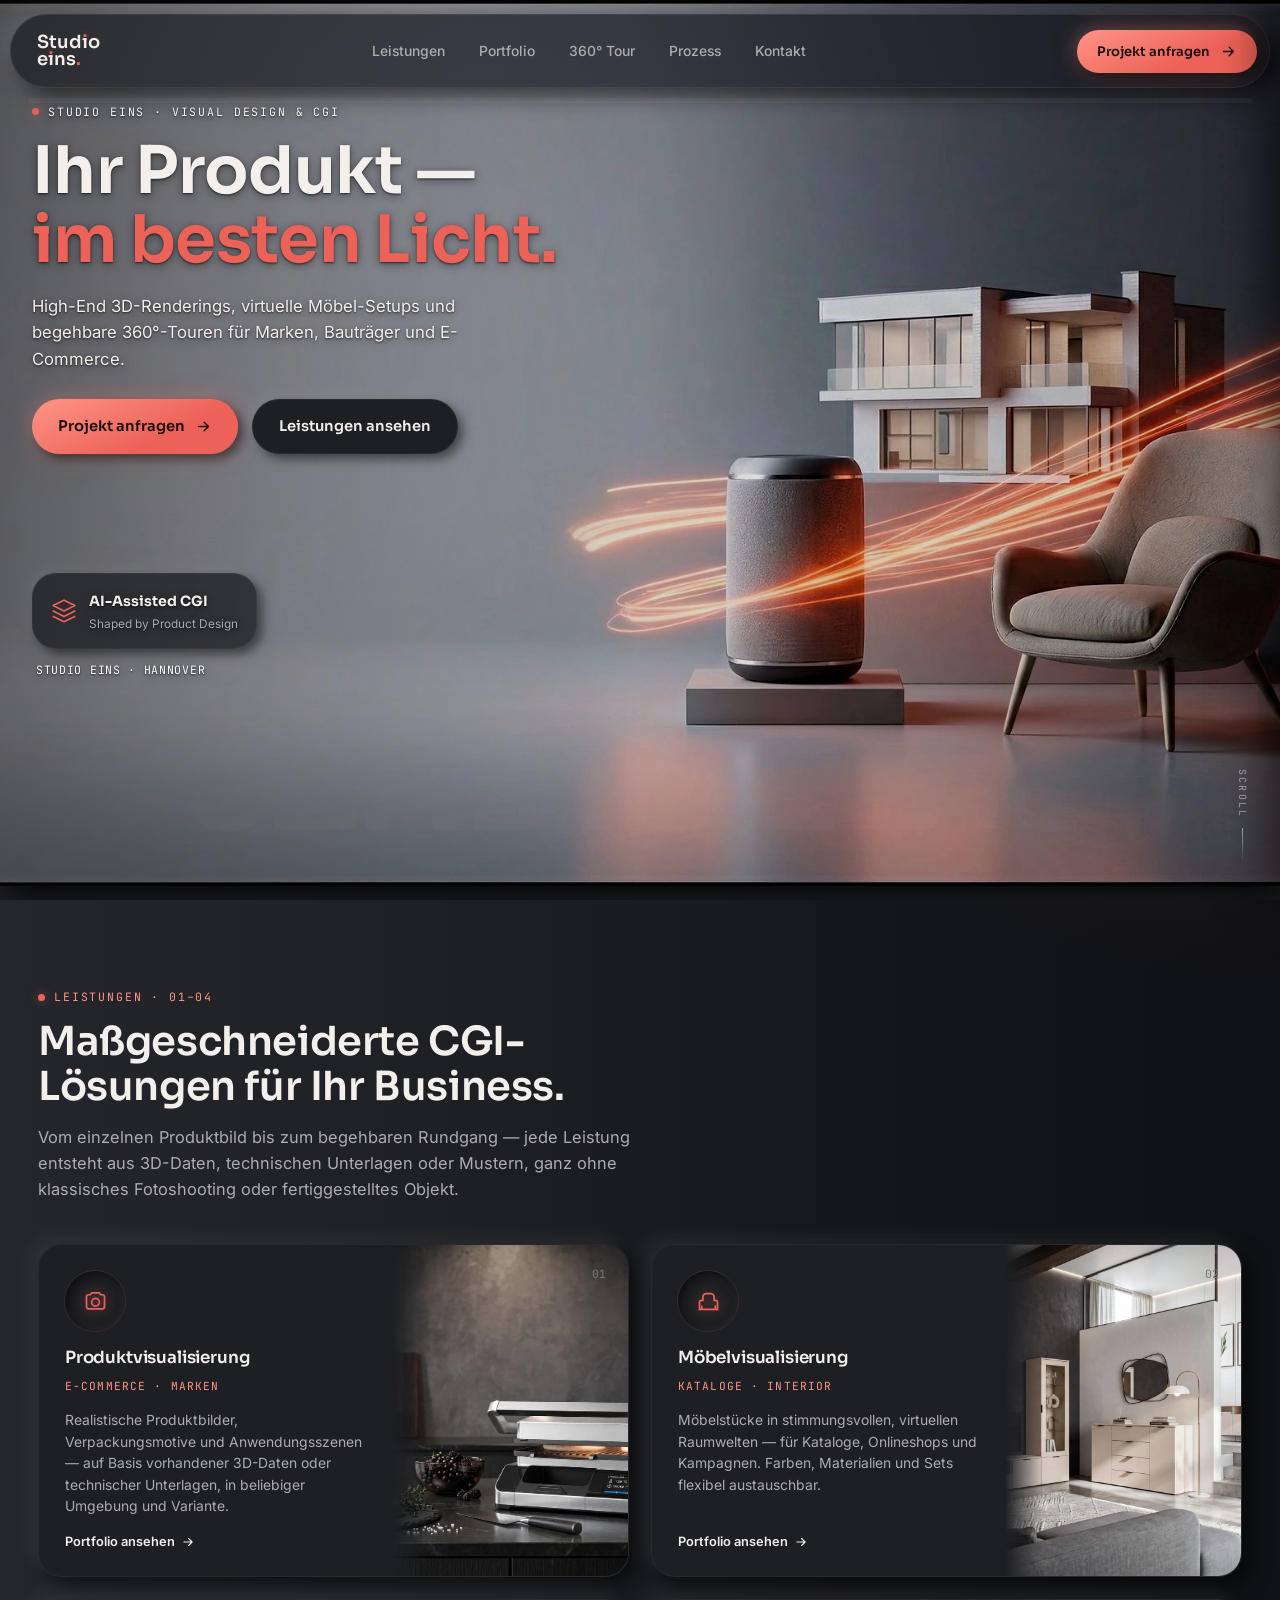
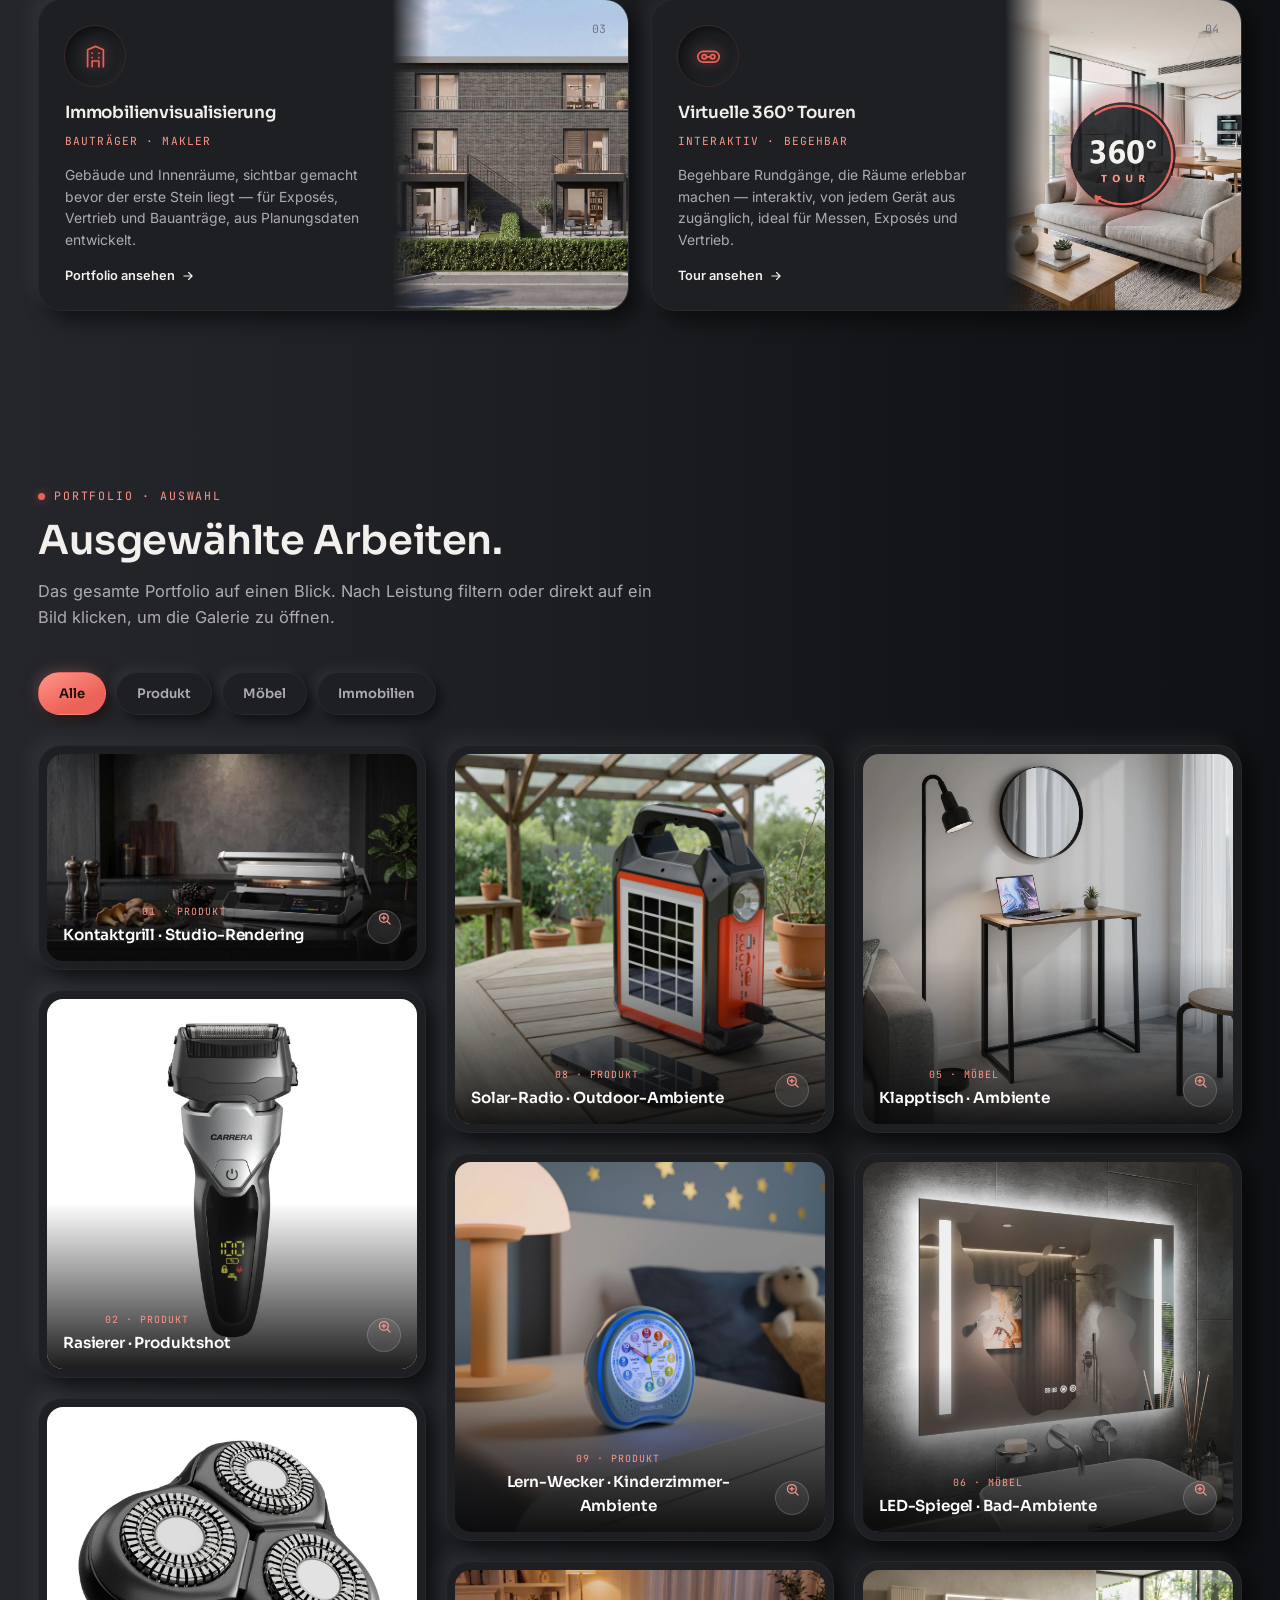
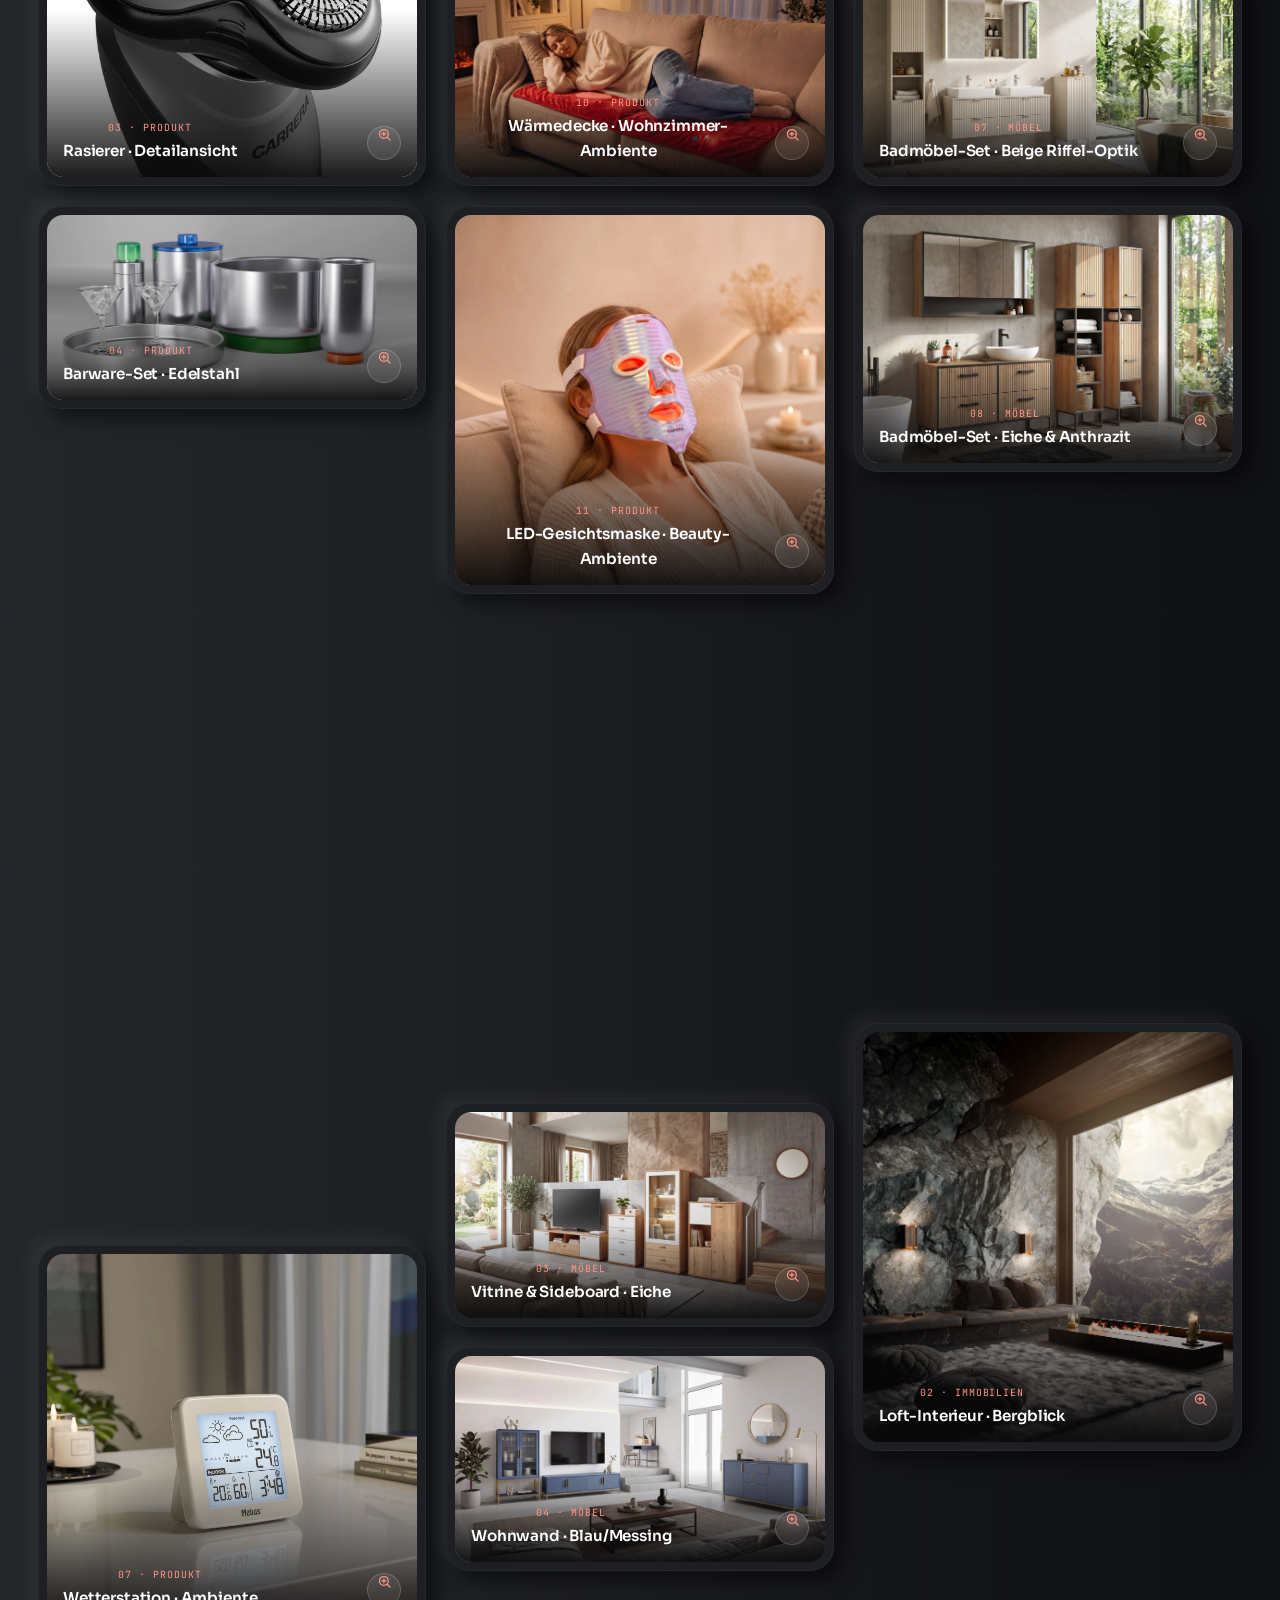
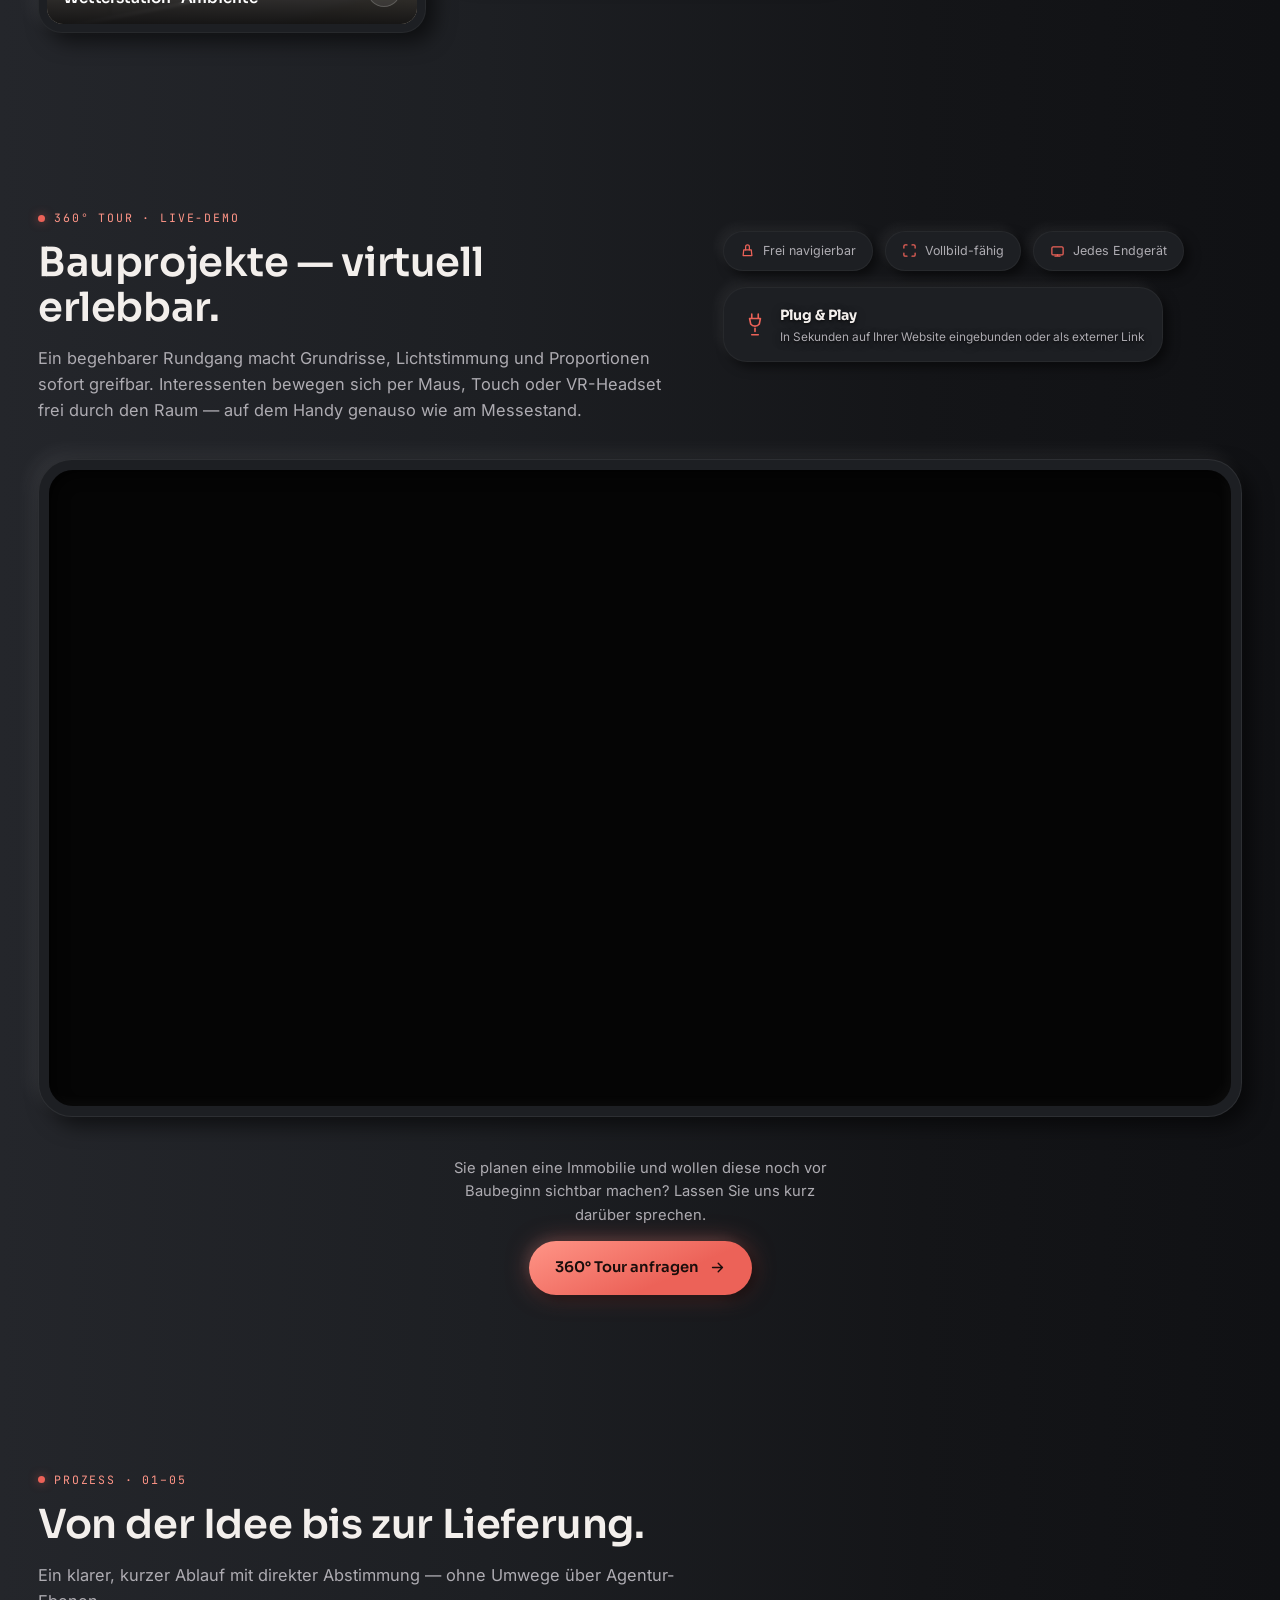
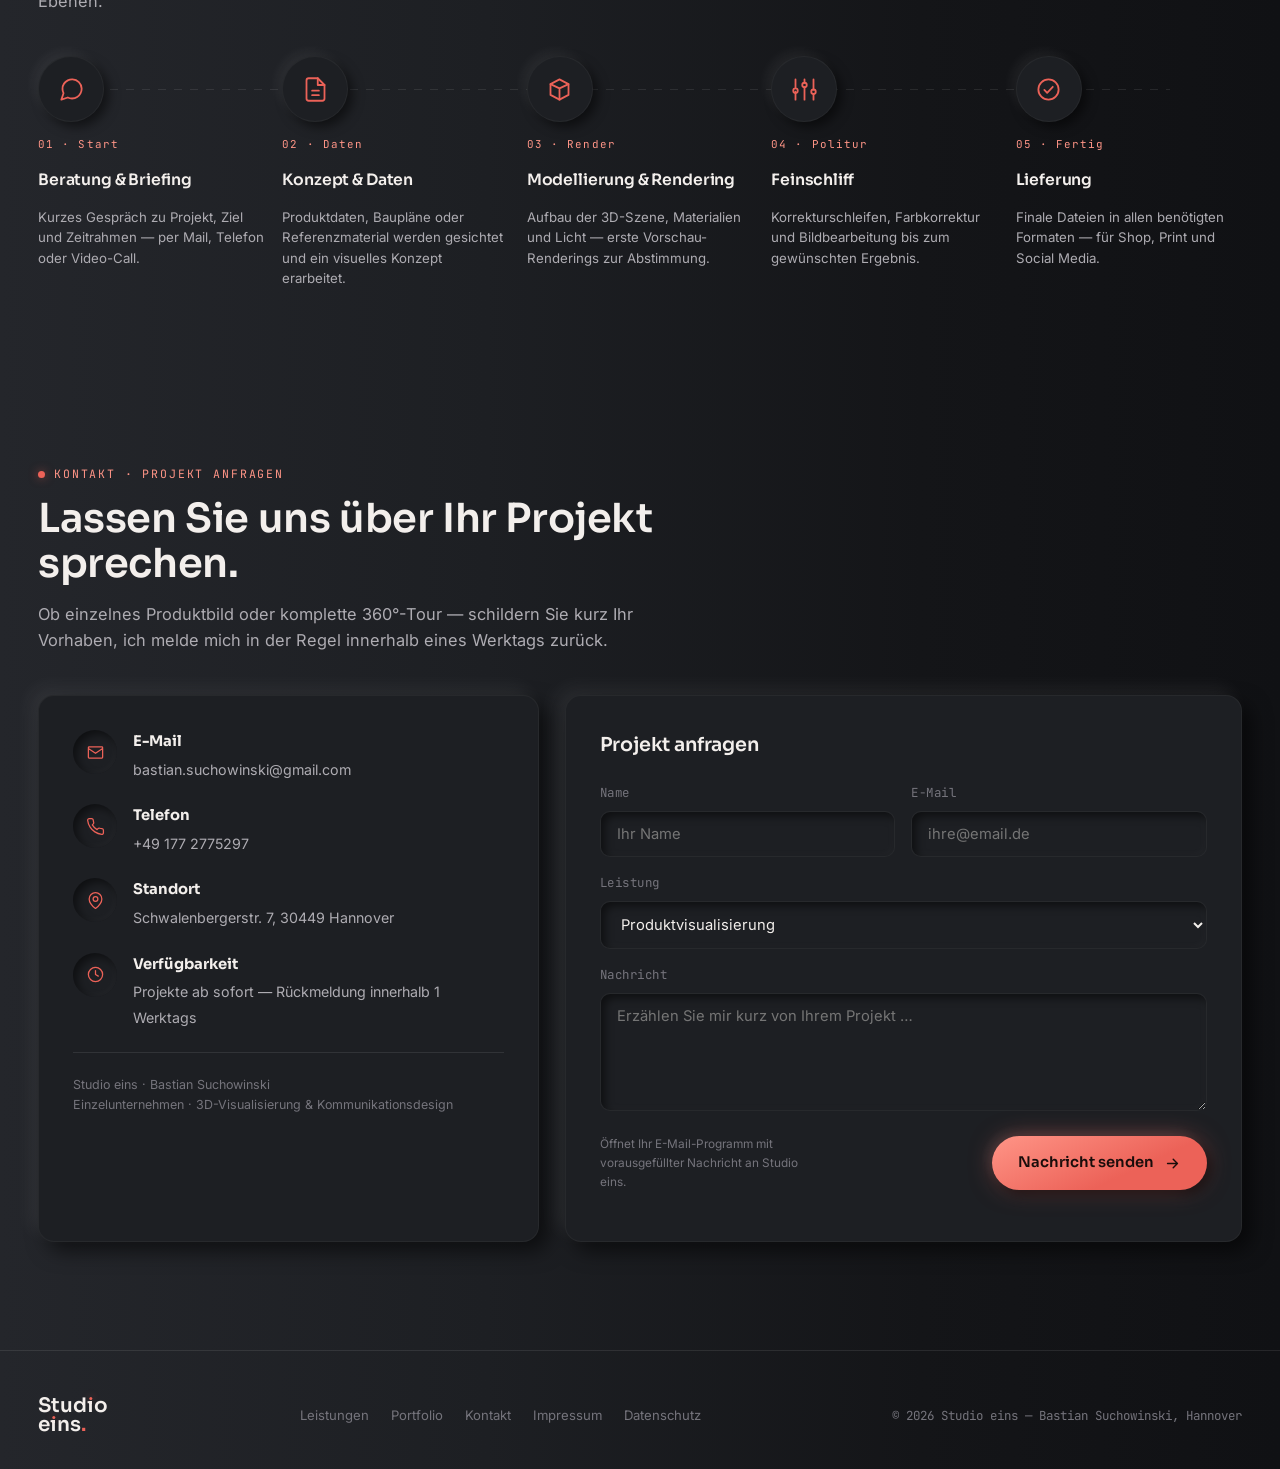
<file: site-v5/index.html>
<!DOCTYPE html>
<html lang="de">
<head>
<meta charset="UTF-8">
<meta name="viewport" content="width=device-width, initial-scale=1.0">
<title>Studio eins — 3D-Visualisierung aus Hannover</title>
<meta name="description" content="Studio eins verwandelt Produkte, Möbel und Immobilien in fotorealistische 3D-Visualisierungen und begehbare 360°-Touren. Von Bastian Suchowinski, Hannover.">
<!-- TODO sobald die Domain feststeht: og:url + <link rel="canonical"> ergänzen, und og:image/twitter:image auf eine absolute URL (https://domain/...) umstellen — Social-Plattformen laden relative Bildpfade nicht zuverlässig -->
<meta property="og:type" content="website">
<meta property="og:site_name" content="Studio eins">
<meta property="og:title" content="Studio eins — 3D-Visualisierung aus Hannover">
<meta property="og:description" content="Studio eins verwandelt Produkte, Möbel und Immobilien in fotorealistische 3D-Visualisierungen und begehbare 360°-Touren.">
<meta property="og:image" content="assets/img/og-image.jpg">
<meta property="og:locale" content="de_DE">
<meta name="twitter:card" content="summary_large_image">
<meta name="twitter:title" content="Studio eins — 3D-Visualisierung aus Hannover">
<meta name="twitter:description" content="Studio eins verwandelt Produkte, Möbel und Immobilien in fotorealistische 3D-Visualisierungen und begehbare 360°-Touren.">
<meta name="twitter:image" content="assets/img/og-image.jpg">
<link rel="icon" href="assets/brand/favicon.ico" sizes="any">
<link rel="icon" type="image/png" sizes="32x32" href="assets/brand/favicon-32.png">
<link rel="icon" type="image/png" sizes="16x16" href="assets/brand/favicon-16.png">
<link rel="apple-touch-icon" sizes="180x180" href="assets/brand/apple-touch-icon.png">
<link rel="icon" type="image/png" sizes="192x192" href="assets/brand/android-chrome-192.png">
<link rel="stylesheet" href="styles.css?v=60">
</head>
<body>

<div class="backdrop" aria-hidden="true" id="backdrop"></div>
<canvas class="bolt-canvas" id="boltCanvas" aria-hidden="true"></canvas>

<!-- ===== NAV ===== -->
<header class="nav" id="siteNav">
  <div class="container nav__inner">
    <a href="#top" class="logo" aria-label="Studio eins — Start">
      <span class="logo__type">
        <span class="logo__l1">Stud<span class="i-wrap">ı<i class="i-dot"></i></span>o</span>
        <span class="logo__l2">e<span class="i-wrap">ı<i class="i-dot"></i></span>ns<span class="logo__stop">.</span></span>
      </span>
    </a>

    <nav class="nav__links" aria-label="Hauptnavigation">
      <a href="#leistungen">Leistungen</a>
      <a href="#portfolio">Portfolio</a>
      <a href="#tour">360°&nbsp;Tour</a>
      <a href="#prozess">Prozess</a>
      <a href="#kontakt">Kontakt</a>
    </nav>

    <div class="nav__cta">
      <a href="#kontakt" class="btn btn--accent btn--sm">
        <span class="full">Projekt anfragen</span>
        <svg viewBox="0 0 24 24" fill="none" stroke="currentColor" stroke-width="2" stroke-linecap="round" stroke-linejoin="round"><path d="M5 12h14M13 6l6 6-6 6"/></svg>
      </a>
    </div>

    <button class="burger" id="burger" aria-label="Menü öffnen" aria-expanded="false" aria-controls="mobileMenu">
      <span></span>
    </button>
  </div>
</header>

<div class="progress" aria-hidden="true"><div class="progress__fill" id="progressFill"></div></div>

<div class="menu-backdrop" id="menuBackdrop"></div>
<nav class="mobile-menu" id="mobileMenu" aria-label="Mobile Navigation">
  <a href="#leistungen">Leistungen</a>
  <a href="#portfolio">Portfolio</a>
  <a href="#tour">360° Tour</a>
  <a href="#prozess">Prozess</a>
  <a href="#kontakt">Kontakt</a>
  <a href="#kontakt" class="btn btn--accent">Projekt anfragen</a>
</nav>

<main id="top">

  <!-- ===== HERO ===== -->
  <section class="hero">
    <div class="hero__stage">
      <div class="hero__frame">
        <div class="hero__media">
          <video autoplay muted loop playsinline poster="assets/img/hero-poster.jpg">
            <source src="assets/video/hero.mp4" type="video/mp4">
          </video>
        </div>
        <div class="hero__scrim" aria-hidden="true"></div>
        <div class="hero__ghost" aria-hidden="true">STUDIO EINS</div>

        <div class="hero__content">
          <div class="container hero__content__inner">
          <div class="hero__grid">
            <div class="hero__copy reveal">
              <span class="eyebrow">STUDIO EINS · VISUAL DESIGN &amp; CGI</span>
              <h1>Ihr Produkt —<br><em>im besten Licht.</em></h1>
              <p>High-End 3D-Renderings, virtuelle Möbel-Setups und begehbare 360°-Touren für Marken, Bauträger und E-Commerce.</p>
              <div class="hero__actions">
                <a href="#kontakt" class="btn btn--accent btn--pulse">
                  Projekt anfragen
                  <svg viewBox="0 0 24 24" fill="none" stroke="currentColor" stroke-width="2" stroke-linecap="round" stroke-linejoin="round"><path d="M5 12h14M13 6l6 6-6 6"/></svg>
                </a>
                <a href="#leistungen" class="btn btn--ghost">Leistungen ansehen</a>
              </div>

              <div class="hero__trust reveal" style="transition-delay:.15s">
                <div class="hero__trust-inner">
                  <div class="hero__badge">
                    <svg viewBox="0 0 24 24" fill="none" stroke="currentColor" stroke-width="1.5" stroke-linecap="round" stroke-linejoin="round"><path d="M12 2 2 7l10 5 10-5-10-5Z"/><path d="M2 17l10 5 10-5M2 12l10 5 10-5"/></svg>
                    <span>
                      <b>AI-Assisted CGI</b>
                      <span>Shaped by Product Design</span>
                    </span>
                  </div>
                  <div class="hero__meta">STUDIO&nbsp;EINS · HANNOVER</div>
                </div>
              </div>
            </div>
          </div>
          </div>
        </div>

        <div class="scrolldown" aria-hidden="true"><span>SCROLL</span><span class="line"></span></div>
      </div>
    </div>
  </section>

  <!-- ===== LEISTUNGEN ===== -->
  <section class="section" id="leistungen">
    <div class="container">
      <div class="section-head reveal">
        <span class="eyebrow">Leistungen · 01–04</span>
        <h2>Maßgeschneiderte CGI-Lösungen für Ihr Business.</h2>
        <p>Vom einzelnen Produktbild bis zum begehbaren Rundgang — jede Leistung entsteht aus 3D-Daten, technischen Unterlagen oder Mustern, ganz ohne klassisches Fotoshooting oder fertiggestelltes Objekt.</p>
      </div>

      <div class="services-grid">

        <article class="service-card reveal">
          <div class="service-card__body">
            <span class="service-card__num">01</span>
            <div class="service-card__icon" aria-hidden="true">
              <svg viewBox="0 0 24 24" fill="none" stroke="currentColor" stroke-width="1.5" stroke-linecap="round" stroke-linejoin="round">
                <path d="M4 8a2 2 0 0 1 2-2h1.4l1.1-1.6h7L16.6 6H18a2 2 0 0 1 2 2v8.5a2 2 0 0 1-2 2H6a2 2 0 0 1-2-2V8Z"/><circle cx="12" cy="12.7" r="3.4"/>
              </svg>
            </div>
            <h3>Produktvisualisierung</h3>
            <p class="sub">E-Commerce · Marken</p>
            <p class="desc">Realistische Produktbilder, Verpackungsmotive und Anwendungsszenen — auf Basis vorhandener 3D-Daten oder technischer Unterlagen, in beliebiger Umgebung und Variante.</p>
            <a href="#portfolio" class="service-card__link" data-open-gallery="produkt">Portfolio ansehen <svg viewBox="0 0 24 24" fill="none" stroke="currentColor" stroke-width="2" stroke-linecap="round" stroke-linejoin="round"><path d="M5 12h14M13 6l6 6-6 6"/></svg></a>
          </div>
          <div class="service-card__media"><img src="assets/img/product-grill.webp" alt="Produktvisualisierung: fotorealistisches 3D-Rendering eines Kontaktgrills in Studioumgebung" loading="lazy"></div>
        </article>

        <article class="service-card reveal" style="transition-delay:.06s">
          <div class="service-card__body">
            <span class="service-card__num">02</span>
            <div class="service-card__icon" aria-hidden="true">
              <svg viewBox="0 0 24 24" fill="none" stroke="currentColor" stroke-width="1.5" stroke-linecap="round" stroke-linejoin="round">
                <path d="M4 19v-6a2 2 0 0 1 2-2h1V8a3 3 0 0 1 3-3h4a3 3 0 0 1 3 3v3h1a2 2 0 0 1 2 2v6"/><path d="M4 19h16M6 19v-3M18 19v-3"/>
              </svg>
            </div>
            <h3>Möbelvisualisierung</h3>
            <p class="sub">Kataloge · Interior</p>
            <p class="desc">Möbelstücke in stimmungsvollen, virtuellen Raumwelten — für Kataloge, Onlineshops und Kampagnen. Farben, Materialien und Sets flexibel austauschbar.</p>
            <a href="#portfolio" class="service-card__link" data-open-gallery="moebel">Portfolio ansehen <svg viewBox="0 0 24 24" fill="none" stroke="currentColor" stroke-width="2" stroke-linecap="round" stroke-linejoin="round"><path d="M5 12h14M13 6l6 6-6 6"/></svg></a>
          </div>
          <div class="service-card__media"><img src="assets/img/furniture-beige.webp" alt="Möbelvisualisierung: 3D-Rendering eines Wohnzimmers mit beigen Sideboards" loading="lazy"></div>
        </article>

        <article class="service-card reveal" style="transition-delay:.12s">
          <div class="service-card__body">
            <span class="service-card__num">03</span>
            <div class="service-card__icon" aria-hidden="true">
              <svg viewBox="0 0 24 24" fill="none" stroke="currentColor" stroke-width="1.5" stroke-linecap="round" stroke-linejoin="round">
                <path d="M5 21V6l7-3 7 3v15"/><path d="M9 21v-5h6v5M9 9h.01M15 9h.01M9 13h.01M15 13h.01"/>
              </svg>
            </div>
            <h3>Immobilienvisualisierung</h3>
            <p class="sub">Bauträger · Makler</p>
            <p class="desc">Gebäude und Innenräume, sichtbar gemacht bevor der erste Stein liegt — für Exposés, Vertrieb und Bauanträge, aus Planungsdaten entwickelt.</p>
            <a href="#portfolio" class="service-card__link" data-open-gallery="immobilien">Portfolio ansehen <svg viewBox="0 0 24 24" fill="none" stroke="currentColor" stroke-width="2" stroke-linecap="round" stroke-linejoin="round"><path d="M5 12h14M13 6l6 6-6 6"/></svg></a>
          </div>
          <div class="service-card__media"><img src="assets/img/realestate-exterior.webp" alt="Immobilienvisualisierung: 3D-Rendering eines modernen Mehrfamilienhauses" loading="lazy"></div>
        </article>

        <article class="service-card reveal" style="transition-delay:.18s">
          <div class="service-card__body">
            <span class="service-card__num">04</span>
            <div class="service-card__icon" aria-hidden="true">
              <svg viewBox="0 0 24 24" fill="none" stroke="currentColor" stroke-width="1.5" stroke-linecap="round" stroke-linejoin="round">
                <rect x="2.5" y="7.5" width="19" height="9.5" rx="4.75"/><circle cx="8.2" cy="12.25" r="1.9"/><circle cx="15.8" cy="12.25" r="1.9"/><path d="M10.4 12.25h3.2"/>
              </svg>
            </div>
            <h3>Virtuelle 360° Touren</h3>
            <p class="sub">Interaktiv · Begehbar</p>
            <p class="desc">Begehbare Rundgänge, die Räume erlebbar machen — interaktiv, von jedem Gerät aus zugänglich, ideal für Messen, Exposés und Vertrieb.</p>
            <a href="#tour" class="service-card__link">Tour ansehen <svg viewBox="0 0 24 24" fill="none" stroke="currentColor" stroke-width="2" stroke-linecap="round" stroke-linejoin="round"><path d="M5 12h14M13 6l6 6-6 6"/></svg></a>
          </div>
          <div class="service-card__media"><img src="assets/img/tour-360-cover.webp" alt="Virtuelle 360°-Tour: modernes Wohn-/Küchenloft mit 360°-Tour-Badge" loading="lazy"></div>
        </article>

      </div>
    </div>
  </section>

  <!-- ===== PORTFOLIO ===== -->
  <section class="section" id="portfolio">
    <div class="container">
      <div class="section-head reveal">
        <span class="eyebrow">Portfolio · Auswahl</span>
        <h2>Ausgewählte Arbeiten.</h2>
        <p>Das gesamte Portfolio auf einen Blick. Nach Leistung filtern oder direkt auf ein Bild klicken, um die Galerie zu öffnen.</p>
      </div>

      <div class="ref-filters" id="refFilters" role="tablist" aria-label="Portfolio filtern">
        <button class="ref-filter is-active" data-filter="alle">Alle</button>
        <button class="ref-filter" data-filter="produkt">Produkt</button>
        <button class="ref-filter" data-filter="moebel">Möbel</button>
        <button class="ref-filter" data-filter="immobilien">Immobilien</button>
      </div>

      <div class="ref-grid" id="refGrid"><!-- Kacheln werden per JS aus den Galerie-Daten erzeugt --></div>
    </div>
  </section>

  <!-- ===== 360 TOUR ===== -->
  <section class="section" id="tour">
    <div class="container">
      <div class="tour-copy">
        <div class="section-head reveal" style="margin-bottom:0;">
          <span class="eyebrow">360° Tour · Live-Demo</span>
          <h2>Bauprojekte — virtuell erlebbar.</h2>
          <p>Ein begehbarer Rundgang macht Grundrisse, Lichtstimmung und Proportionen sofort greifbar. Interessenten bewegen sich per Maus, Touch oder VR-Headset frei durch den Raum — auf dem Handy genauso wie am Messestand.</p>
        </div>
        <div class="tour-aside">
          <div class="tour-chips reveal" style="transition-delay:.1s">
            <span class="tour-chip"><svg viewBox="0 0 24 24" fill="none" stroke="currentColor" stroke-width="2" stroke-linecap="round" stroke-linejoin="round"><path d="M9 11V6a3 3 0 0 1 6 0v5"/><path d="M6 11h12l1 9H5l1-9Z"/></svg>Frei navigierbar</span>
            <span class="tour-chip"><svg viewBox="0 0 24 24" fill="none" stroke="currentColor" stroke-width="2" stroke-linecap="round" stroke-linejoin="round"><path d="M8 3H5a2 2 0 0 0-2 2v3M16 3h3a2 2 0 0 1 2 2v3M8 21H5a2 2 0 0 1-2-2v-3M16 21h3a2 2 0 0 0 2-2v-3"/></svg>Vollbild-fähig</span>
            <span class="tour-chip"><svg viewBox="0 0 24 24" fill="none" stroke="currentColor" stroke-width="2" stroke-linecap="round" stroke-linejoin="round"><rect x="3" y="6" width="18" height="13" rx="2"/><path d="M8 21h8M12 19v2"/></svg>Jedes Endgerät</span>
          </div>
          <div class="hero__badge tour-badge reveal" style="transition-delay:.16s">
            <svg viewBox="0 0 24 24" fill="none" stroke="currentColor" stroke-width="1.5" stroke-linecap="round" stroke-linejoin="round"><path d="M9 2v4M15 2v4M7 6h10l-1 5a5 5 0 0 1-8 0L7 6Z"/><path d="M12 15v3M9 21h6"/></svg>
            <span>
              <b>Plug &amp; Play</b>
              <span>In Sekunden auf Ihrer Website eingebunden oder als externer Link</span>
            </span>
          </div>
        </div>
      </div>

      <div class="tour-panel reveal">
        <div class="tour-frame">
          <iframe title="Virtuelle 360°-Immobilientour Studio eins" src="https://kuula.co/share/collection/7Tkqc?logo=0&card=1&info=0&fs=1&vr=1&zoom=1&thumbs=1&margin=11&inst=de" allow="xr-spatial-tracking; gyroscope; accelerometer" allowfullscreen loading="lazy"></iframe>
        </div>
      </div>

      <div class="tour-cta reveal">
        <p>Sie planen eine Immobilie und wollen diese noch vor Baubeginn sichtbar machen? Lassen Sie uns kurz darüber sprechen.</p>
        <a href="#kontakt" class="btn btn--accent">
          360° Tour anfragen
          <svg viewBox="0 0 24 24" fill="none" stroke="currentColor" stroke-width="2" stroke-linecap="round" stroke-linejoin="round"><path d="M5 12h14M13 6l6 6-6 6"/></svg>
        </a>
      </div>
    </div>
  </section>

  <!-- ===== PROZESS ===== -->
  <section class="section process" id="prozess">
    <div class="container">
      <div class="section-head reveal">
        <span class="eyebrow">Prozess · 01–05</span>
        <h2>Von der Idee bis zur Lieferung.</h2>
        <p>Ein klarer, kurzer Ablauf mit direkter Abstimmung — ohne Umwege über Agentur-Ebenen.</p>
      </div>

      <div class="process-track">
        <div class="process-step reveal">
          <div class="process-step__icon"><svg viewBox="0 0 24 24" fill="none" stroke="currentColor" stroke-width="1.6" stroke-linecap="round" stroke-linejoin="round"><path d="M21 11.5a8.38 8.38 0 0 1-.9 3.8 8.5 8.5 0 0 1-7.6 4.7 8.38 8.38 0 0 1-3.8-.9L3 21l1.9-5.7a8.38 8.38 0 0 1-.9-3.8 8.5 8.5 0 0 1 4.7-7.6 8.38 8.38 0 0 1 3.8-.9h.5a8.48 8.48 0 0 1 8 8v.5Z"/></svg></div>
          <span class="process-step__n">01 · Start</span>
          <h3>Beratung &amp; Briefing</h3>
          <p>Kurzes Gespräch zu Projekt, Ziel und Zeitrahmen — per Mail, Telefon oder Video-Call.</p>
        </div>
        <div class="process-step reveal" style="transition-delay:.06s">
          <div class="process-step__icon"><svg viewBox="0 0 24 24" fill="none" stroke="currentColor" stroke-width="1.6" stroke-linecap="round" stroke-linejoin="round"><path d="M14 2H6a2 2 0 0 0-2 2v16a2 2 0 0 0 2 2h12a2 2 0 0 0 2-2V8l-6-6Z"/><path d="M14 2v6h6M9 13h6M9 17h6"/></svg></div>
          <span class="process-step__n">02 · Daten</span>
          <h3>Konzept &amp; Daten</h3>
          <p>Produktdaten, Baupläne oder Referenzmaterial werden gesichtet und ein visuelles Konzept erarbeitet.</p>
        </div>
        <div class="process-step reveal" style="transition-delay:.12s">
          <div class="process-step__icon"><svg viewBox="0 0 24 24" fill="none" stroke="currentColor" stroke-width="1.6" stroke-linecap="round" stroke-linejoin="round"><path d="M12 3 4 7.2v9.6L12 21l8-4.2V7.2L12 3Z"/><path d="m4 7.2 8 3.8 8-3.8M12 11v10"/></svg></div>
          <span class="process-step__n">03 · Render</span>
          <h3>Modellierung &amp; Rendering</h3>
          <p>Aufbau der 3D-Szene, Materialien und Licht — erste Vorschau-Renderings zur Abstimmung.</p>
        </div>
        <div class="process-step reveal" style="transition-delay:.18s">
          <div class="process-step__icon"><svg viewBox="0 0 24 24" fill="none" stroke="currentColor" stroke-width="1.6" stroke-linecap="round" stroke-linejoin="round"><path d="M4 21v-7M4 10V3M12 21v-11M12 6V3M20 21v-5M20 12V3"/><circle cx="4" cy="13" r="2"/><circle cx="12" cy="8" r="2"/><circle cx="20" cy="14" r="2"/></svg></div>
          <span class="process-step__n">04 · Politur</span>
          <h3>Feinschliff</h3>
          <p>Korrekturschleifen, Farbkorrektur und Bildbearbeitung bis zum gewünschten Ergebnis.</p>
        </div>
        <div class="process-step reveal" style="transition-delay:.24s">
          <div class="process-step__icon"><svg viewBox="0 0 24 24" fill="none" stroke="currentColor" stroke-width="1.6" stroke-linecap="round" stroke-linejoin="round"><circle cx="12" cy="12" r="9"/><path d="m8.3 12.4 2.5 2.5 5-5.3"/></svg></div>
          <span class="process-step__n">05 · Fertig</span>
          <h3>Lieferung</h3>
          <p>Finale Dateien in allen benötigten Formaten — für Shop, Print und Social Media.</p>
        </div>
      </div>
    </div>
  </section>

  <!-- ===== KONTAKT ===== -->
  <section class="section" id="kontakt">
    <div class="container">
      <div class="section-head reveal">
        <span class="eyebrow">Kontakt · Projekt anfragen</span>
        <h2>Lassen Sie uns über Ihr Projekt sprechen.</h2>
        <p>Ob einzelnes Produktbild oder komplette 360°-Tour — schildern Sie kurz Ihr Vorhaben, ich melde mich in der Regel innerhalb eines Werktags zurück.</p>
      </div>

      <div class="contact-grid">
        <div class="contact-card nm-raised reveal">
          <div class="contact-row">
            <span class="contact-row__icon"><svg viewBox="0 0 24 24" fill="none" stroke="currentColor" stroke-width="1.6" stroke-linecap="round" stroke-linejoin="round"><path d="M4 4h16v16H4z" opacity="0"/><path d="M3 7l9 6 9-6M4 5h16a1 1 0 0 1 1 1v12a1 1 0 0 1-1 1H4a1 1 0 0 1-1-1V6a1 1 0 0 1 1-1Z"/></svg></span>
            <div><b>E-Mail</b><a href="mailto:bastian.suchowinski@gmail.com">bastian.suchowinski@gmail.com</a></div>
          </div>
          <div class="contact-row">
            <span class="contact-row__icon"><svg viewBox="0 0 24 24" fill="none" stroke="currentColor" stroke-width="1.6" stroke-linecap="round" stroke-linejoin="round"><path d="M22 16.9v3a2 2 0 0 1-2.2 2 19.8 19.8 0 0 1-8.6-3.1 19.5 19.5 0 0 1-6-6 19.8 19.8 0 0 1-3.1-8.6A2 2 0 0 1 4.1 2h3a2 2 0 0 1 2 1.7c.1 1 .3 2 .6 2.9a2 2 0 0 1-.5 2.1L8 9.9a16 16 0 0 0 6 6l1.2-1.2a2 2 0 0 1 2.1-.5c.9.3 1.9.5 2.9.6a2 2 0 0 1 1.8 2Z"/></svg></span>
            <div><b>Telefon</b><a href="tel:+491772775297">+49 177 2775297</a></div>
          </div>
          <div class="contact-row">
            <span class="contact-row__icon"><svg viewBox="0 0 24 24" fill="none" stroke="currentColor" stroke-width="1.6" stroke-linecap="round" stroke-linejoin="round"><path d="M20 10c0 6-8 12-8 12s-8-6-8-12a8 8 0 0 1 16 0Z"/><circle cx="12" cy="10" r="3"/></svg></span>
            <div><b>Standort</b><span class="val">Schwalenbergerstr. 7, 30449 Hannover</span></div>
          </div>
          <div class="contact-row">
            <span class="contact-row__icon"><svg viewBox="0 0 24 24" fill="none" stroke="currentColor" stroke-width="1.6" stroke-linecap="round" stroke-linejoin="round"><circle cx="12" cy="12" r="9"/><path d="M12 7v5l3.5 2"/></svg></span>
            <div><b>Verfügbarkeit</b><span class="val">Projekte ab sofort — Rückmeldung innerhalb 1 Werktags</span></div>
          </div>
          <div class="contact-card__divider"></div>
          <p class="contact-card__foot">Studio eins · Bastian Suchowinski<br>Einzelunternehmen · 3D-Visualisierung &amp; Kommunikationsdesign</p>
        </div>

        <form class="form-card nm-raised reveal" id="contactForm" style="transition-delay:.1s">
          <h3>Projekt anfragen</h3>
          <div class="form-grid">
            <div class="field">
              <label for="cf-name">Name</label>
              <input id="cf-name" name="name" type="text" placeholder="Ihr Name" required>
            </div>
            <div class="field">
              <label for="cf-email">E-Mail</label>
              <input id="cf-email" name="email" type="email" placeholder="ihre@email.de" required>
            </div>
            <div class="field field--full">
              <label for="cf-service">Leistung</label>
              <select id="cf-service" name="service">
                <option>Produktvisualisierung</option>
                <option>Möbelvisualisierung</option>
                <option>Immobilienvisualisierung</option>
                <option>Virtuelle 360°-Tour</option>
                <option>Sonstiges</option>
              </select>
            </div>
            <div class="field field--full">
              <label for="cf-message">Nachricht</label>
              <textarea id="cf-message" name="message" placeholder="Erzählen Sie mir kurz von Ihrem Projekt …" required></textarea>
            </div>
          </div>
          <div class="form-foot">
            <span class="form-hint">Öffnet Ihr E-Mail-Programm mit vorausgefüllter Nachricht an Studio eins.</span>
            <button type="submit" class="btn btn--accent">
              Nachricht senden
              <svg viewBox="0 0 24 24" fill="none" stroke="currentColor" stroke-width="2" stroke-linecap="round" stroke-linejoin="round"><path d="M5 12h14M13 6l6 6-6 6"/></svg>
            </button>
          </div>
          <p class="form-status" id="formStatus" role="status" aria-live="polite"></p>
        </form>
      </div>
    </div>
  </section>

</main>

<!-- ===== FOOTER ===== -->
<footer class="footer">
  <div class="container footer__inner">
    <a href="#top" class="logo" aria-label="Studio eins — Start">
      <span class="logo__type">
        <span class="logo__l1">Stud<span class="i-wrap">ı<i class="i-dot"></i></span>o</span>
        <span class="logo__l2">e<span class="i-wrap">ı<i class="i-dot"></i></span>ns<span class="logo__stop">.</span></span>
      </span>
    </a>
    <nav class="footer__links" aria-label="Rechtliches">
      <a href="#leistungen">Leistungen</a>
      <a href="#portfolio">Portfolio</a>
      <a href="#kontakt">Kontakt</a>
      <a href="impressum.html">Impressum</a>
      <a href="datenschutz.html">Datenschutz</a>
    </nav>
    <span class="footer__copy">© <span id="year"></span> Studio eins — Bastian Suchowinski, Hannover</span>
  </div>
</footer>

<!-- ===== LIGHTBOX ===== -->
<div class="lightbox" id="lightbox" role="dialog" aria-modal="true" aria-label="Bildergalerie">
  <div class="lightbox__stage">
    <button class="lightbox__close" id="lbClose" aria-label="Galerie schließen"><svg viewBox="0 0 24 24" fill="none" stroke="currentColor" stroke-width="2" stroke-linecap="round" stroke-linejoin="round"><path d="M18 6 6 18M6 6l12 12"/></svg></button>
    <button class="lightbox__btn lightbox__prev" id="lbPrev" aria-label="Vorheriges Bild"><svg viewBox="0 0 24 24" fill="none" stroke="currentColor" stroke-width="2" stroke-linecap="round" stroke-linejoin="round"><path d="m15 18-6-6 6-6"/></svg></button>
    <div class="lightbox__frame" id="lbFrame"></div>
    <button class="lightbox__btn lightbox__next" id="lbNext" aria-label="Nächstes Bild"><svg viewBox="0 0 24 24" fill="none" stroke="currentColor" stroke-width="2" stroke-linecap="round" stroke-linejoin="round"><path d="m9 6 6 6-6 6"/></svg></button>
    <div class="lightbox__cap">
      <h4 id="lbTitle"></h4>
      <span class="lightbox__count" id="lbCount"></span>
    </div>
  </div>
</div>

<script src="main.js?v=60"></script>
</body>
</html>
</file>
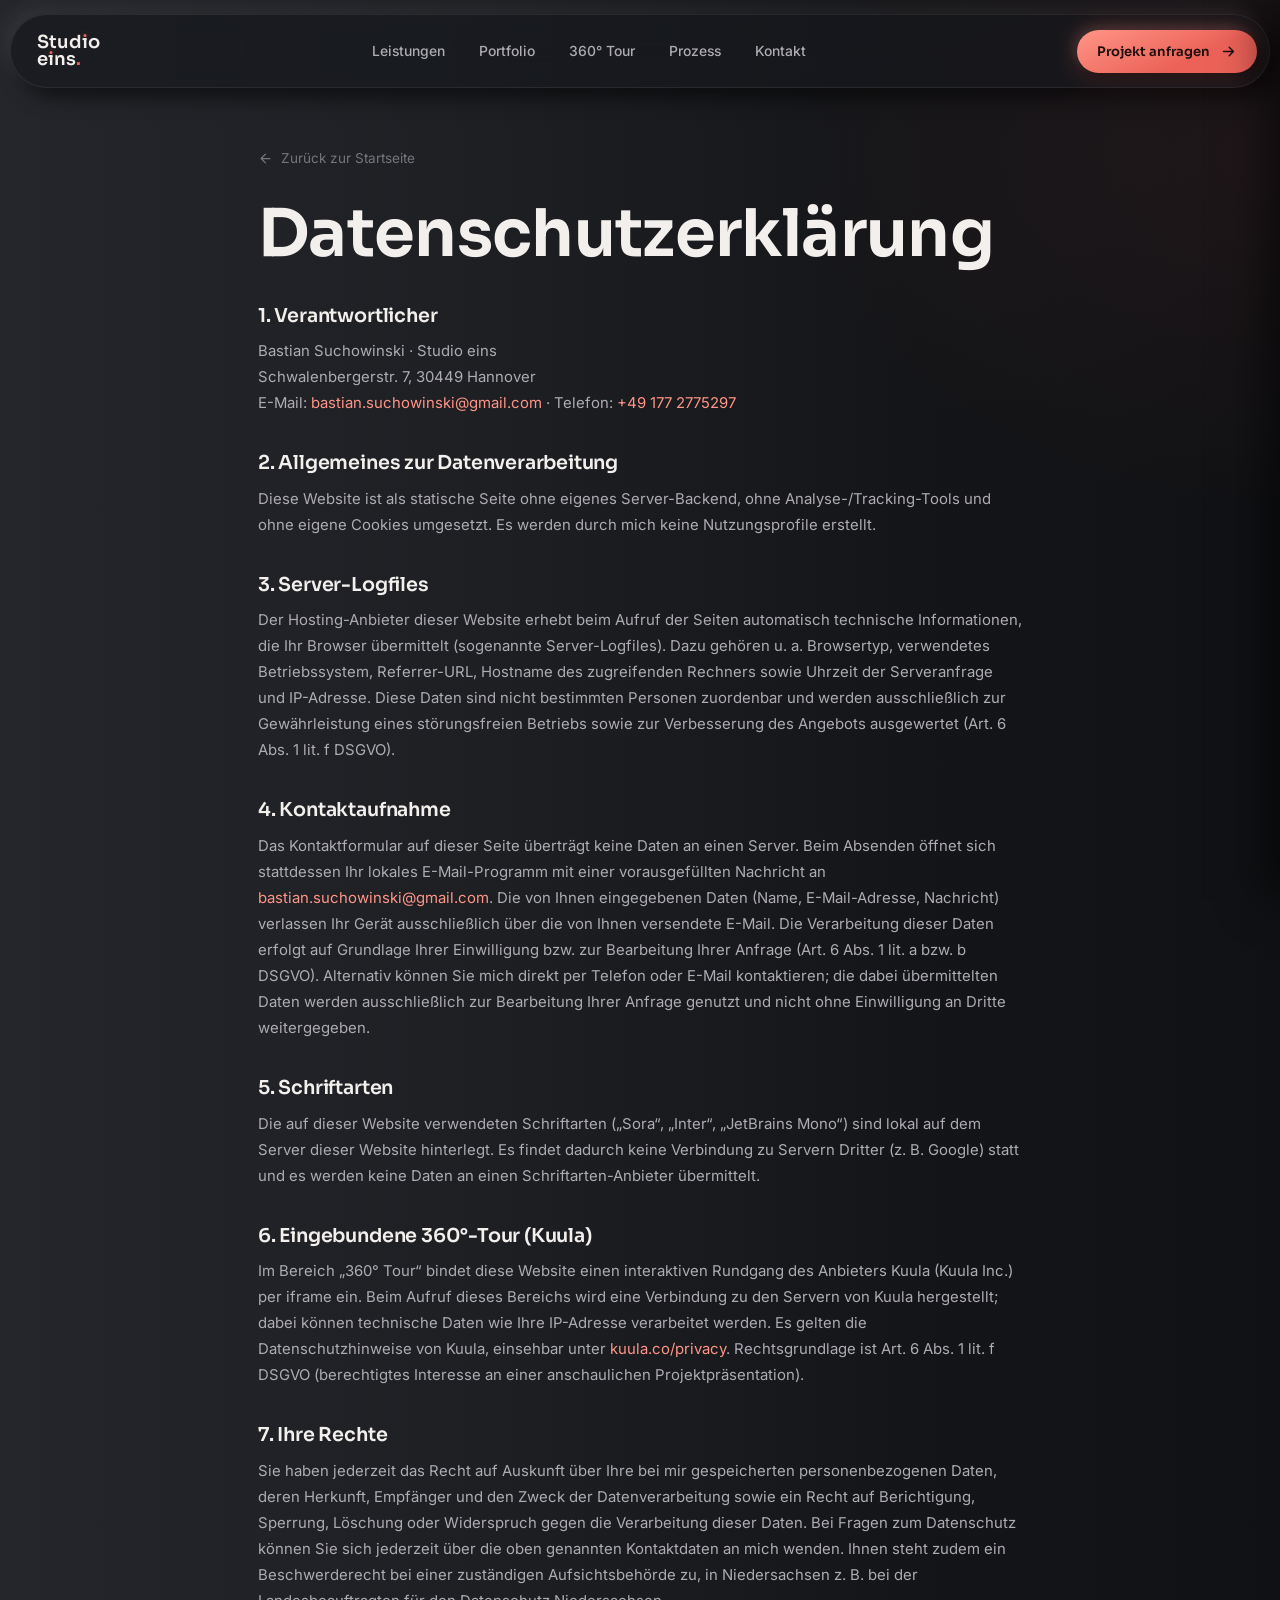
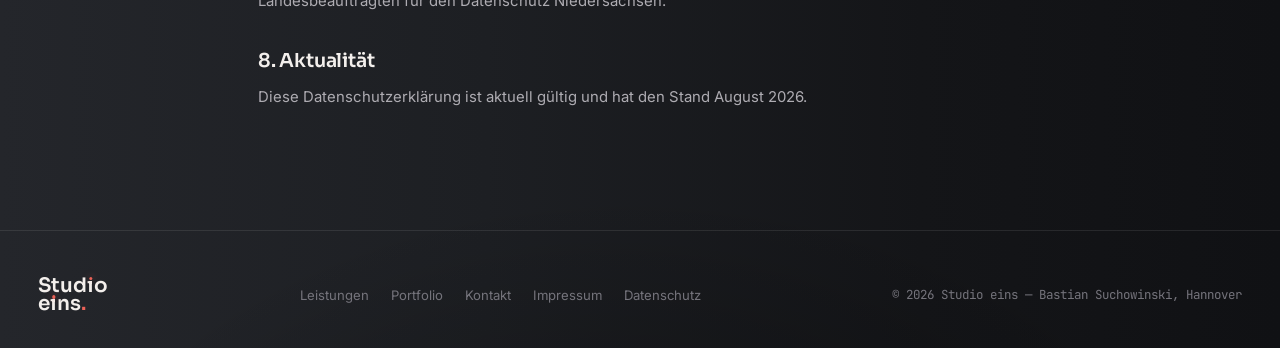
<file: site-v5/datenschutz.html>
<!DOCTYPE html>
<html lang="de">
<head>
<meta charset="UTF-8">
<meta name="viewport" content="width=device-width, initial-scale=1.0">
<title>Datenschutz — Studio eins</title>
<meta name="robots" content="noindex">
<link rel="icon" href="assets/brand/favicon.ico" sizes="any">
<link rel="icon" type="image/png" sizes="32x32" href="assets/brand/favicon-32.png">
<link rel="icon" type="image/png" sizes="16x16" href="assets/brand/favicon-16.png">
<link rel="apple-touch-icon" sizes="180x180" href="assets/brand/apple-touch-icon.png">
<link rel="icon" type="image/png" sizes="192x192" href="assets/brand/android-chrome-192.png">
<link rel="stylesheet" href="styles.css?v=60">
</head>
<body>

<div class="backdrop" aria-hidden="true" id="backdrop"></div>
<canvas class="bolt-canvas" id="boltCanvas" aria-hidden="true"></canvas>

<header class="nav" id="siteNav">
  <div class="container nav__inner">
    <a href="index.html" class="logo" aria-label="Studio eins — Start">
      <span class="logo__type">
        <span class="logo__l1">Stud<span class="i-wrap">ı<i class="i-dot"></i></span>o</span>
        <span class="logo__l2">e<span class="i-wrap">ı<i class="i-dot"></i></span>ns<span class="logo__stop">.</span></span>
      </span>
    </a>
    <nav class="nav__links" aria-label="Hauptnavigation">
      <a href="index.html#leistungen">Leistungen</a>
      <a href="index.html#portfolio">Portfolio</a>
      <a href="index.html#tour">360°&nbsp;Tour</a>
      <a href="index.html#prozess">Prozess</a>
      <a href="index.html#kontakt">Kontakt</a>
    </nav>
    <div class="nav__cta">
      <a href="index.html#kontakt" class="btn btn--accent btn--sm">
        <span class="full">Projekt anfragen</span>
        <svg viewBox="0 0 24 24" fill="none" stroke="currentColor" stroke-width="2" stroke-linecap="round" stroke-linejoin="round"><path d="M5 12h14M13 6l6 6-6 6"/></svg>
      </a>
    </div>
    <button class="burger" id="burger" aria-label="Menü öffnen" aria-expanded="false" aria-controls="mobileMenu"><span></span></button>
  </div>
</header>

<div class="menu-backdrop" id="menuBackdrop"></div>
<nav class="mobile-menu" id="mobileMenu" aria-label="Mobile Navigation">
  <a href="index.html#leistungen">Leistungen</a>
  <a href="index.html#portfolio">Portfolio</a>
  <a href="index.html#tour">360° Tour</a>
  <a href="index.html#prozess">Prozess</a>
  <a href="index.html#kontakt">Kontakt</a>
  <a href="index.html#kontakt" class="btn btn--accent">Projekt anfragen</a>
</nav>

<main>
<section class="legal">
  <div class="container">
    <a href="index.html" class="back-link">
      <svg width="15" height="15" viewBox="0 0 24 24" fill="none" stroke="currentColor" stroke-width="2" stroke-linecap="round" stroke-linejoin="round"><path d="M19 12H5M12 19l-7-7 7-7"/></svg>
      Zurück zur Startseite
    </a>
    <h1>Datenschutzerklärung</h1>

    <h2>1. Verantwortlicher</h2>
    <p>
      Bastian Suchowinski · Studio eins<br>
      Schwalenbergerstr. 7, 30449 Hannover<br>
      E-Mail: <a href="mailto:bastian.suchowinski@gmail.com">bastian.suchowinski@gmail.com</a> · Telefon: <a href="tel:+491772775297">+49 177 2775297</a>
    </p>

    <h2>2. Allgemeines zur Datenverarbeitung</h2>
    <p>Diese Website ist als statische Seite ohne eigenes Server-Backend, ohne Analyse-/Tracking-Tools und ohne eigene Cookies umgesetzt. Es werden durch mich keine Nutzungsprofile erstellt.</p>

    <h2>3. Server-Logfiles</h2>
    <p>Der Hosting-Anbieter dieser Website erhebt beim Aufruf der Seiten automatisch technische Informationen, die Ihr Browser übermittelt (sogenannte Server-Logfiles). Dazu gehören u. a. Browsertyp, verwendetes Betriebssystem, Referrer-URL, Hostname des zugreifenden Rechners sowie Uhrzeit der Serveranfrage und IP-Adresse. Diese Daten sind nicht bestimmten Personen zuordenbar und werden ausschließlich zur Gewährleistung eines störungsfreien Betriebs sowie zur Verbesserung des Angebots ausgewertet (Art. 6 Abs. 1 lit. f DSGVO).</p>

    <h2>4. Kontaktaufnahme</h2>
    <p>Das Kontaktformular auf dieser Seite überträgt keine Daten an einen Server. Beim Absenden öffnet sich stattdessen Ihr lokales E-Mail-Programm mit einer vorausgefüllten Nachricht an <a href="mailto:bastian.suchowinski@gmail.com">bastian.suchowinski@gmail.com</a>. Die von Ihnen eingegebenen Daten (Name, E-Mail-Adresse, Nachricht) verlassen Ihr Gerät ausschließlich über die von Ihnen versendete E-Mail. Die Verarbeitung dieser Daten erfolgt auf Grundlage Ihrer Einwilligung bzw. zur Bearbeitung Ihrer Anfrage (Art. 6 Abs. 1 lit. a bzw. b DSGVO). Alternativ können Sie mich direkt per Telefon oder E-Mail kontaktieren; die dabei übermittelten Daten werden ausschließlich zur Bearbeitung Ihrer Anfrage genutzt und nicht ohne Einwilligung an Dritte weitergegeben.</p>

    <h2>5. Schriftarten</h2>
    <p>Die auf dieser Website verwendeten Schriftarten („Sora“, „Inter“, „JetBrains Mono“) sind lokal auf dem Server dieser Website hinterlegt. Es findet dadurch keine Verbindung zu Servern Dritter (z. B. Google) statt und es werden keine Daten an einen Schriftarten-Anbieter übermittelt.</p>

    <h2>6. Eingebundene 360°-Tour (Kuula)</h2>
    <p>Im Bereich „360° Tour“ bindet diese Website einen interaktiven Rundgang des Anbieters Kuula (Kuula Inc.) per iframe ein. Beim Aufruf dieses Bereichs wird eine Verbindung zu den Servern von Kuula hergestellt; dabei können technische Daten wie Ihre IP-Adresse verarbeitet werden. Es gelten die Datenschutzhinweise von Kuula, einsehbar unter <a href="https://kuula.co/privacy" target="_blank" rel="noopener">kuula.co/privacy</a>. Rechtsgrundlage ist Art. 6 Abs. 1 lit. f DSGVO (berechtigtes Interesse an einer anschaulichen Projektpräsentation).</p>

    <h2>7. Ihre Rechte</h2>
    <p>Sie haben jederzeit das Recht auf Auskunft über Ihre bei mir gespeicherten personenbezogenen Daten, deren Herkunft, Empfänger und den Zweck der Datenverarbeitung sowie ein Recht auf Berichtigung, Sperrung, Löschung oder Widerspruch gegen die Verarbeitung dieser Daten. Bei Fragen zum Datenschutz können Sie sich jederzeit über die oben genannten Kontaktdaten an mich wenden. Ihnen steht zudem ein Beschwerderecht bei einer zuständigen Aufsichtsbehörde zu, in Niedersachsen z. B. bei der Landesbeauftragten für den Datenschutz Niedersachsen.</p>

    <h2>8. Aktualität</h2>
    <p>Diese Datenschutzerklärung ist aktuell gültig und hat den Stand August 2026.</p>
  </div>
</section>
</main>

<footer class="footer">
  <div class="container footer__inner">
    <a href="index.html" class="logo" aria-label="Studio eins — Start">
      <span class="logo__type">
        <span class="logo__l1">Stud<span class="i-wrap">ı<i class="i-dot"></i></span>o</span>
        <span class="logo__l2">e<span class="i-wrap">ı<i class="i-dot"></i></span>ns<span class="logo__stop">.</span></span>
      </span>
    </a>
    <nav class="footer__links" aria-label="Rechtliches">
      <a href="index.html#leistungen">Leistungen</a>
      <a href="index.html#portfolio">Portfolio</a>
      <a href="index.html#kontakt">Kontakt</a>
      <a href="impressum.html">Impressum</a>
      <a href="datenschutz.html">Datenschutz</a>
    </nav>
    <span class="footer__copy">© <span id="year"></span> Studio eins — Bastian Suchowinski, Hannover</span>
  </div>
</footer>

<script src="main.js?v=60"></script>
</body>
</html>
</file>
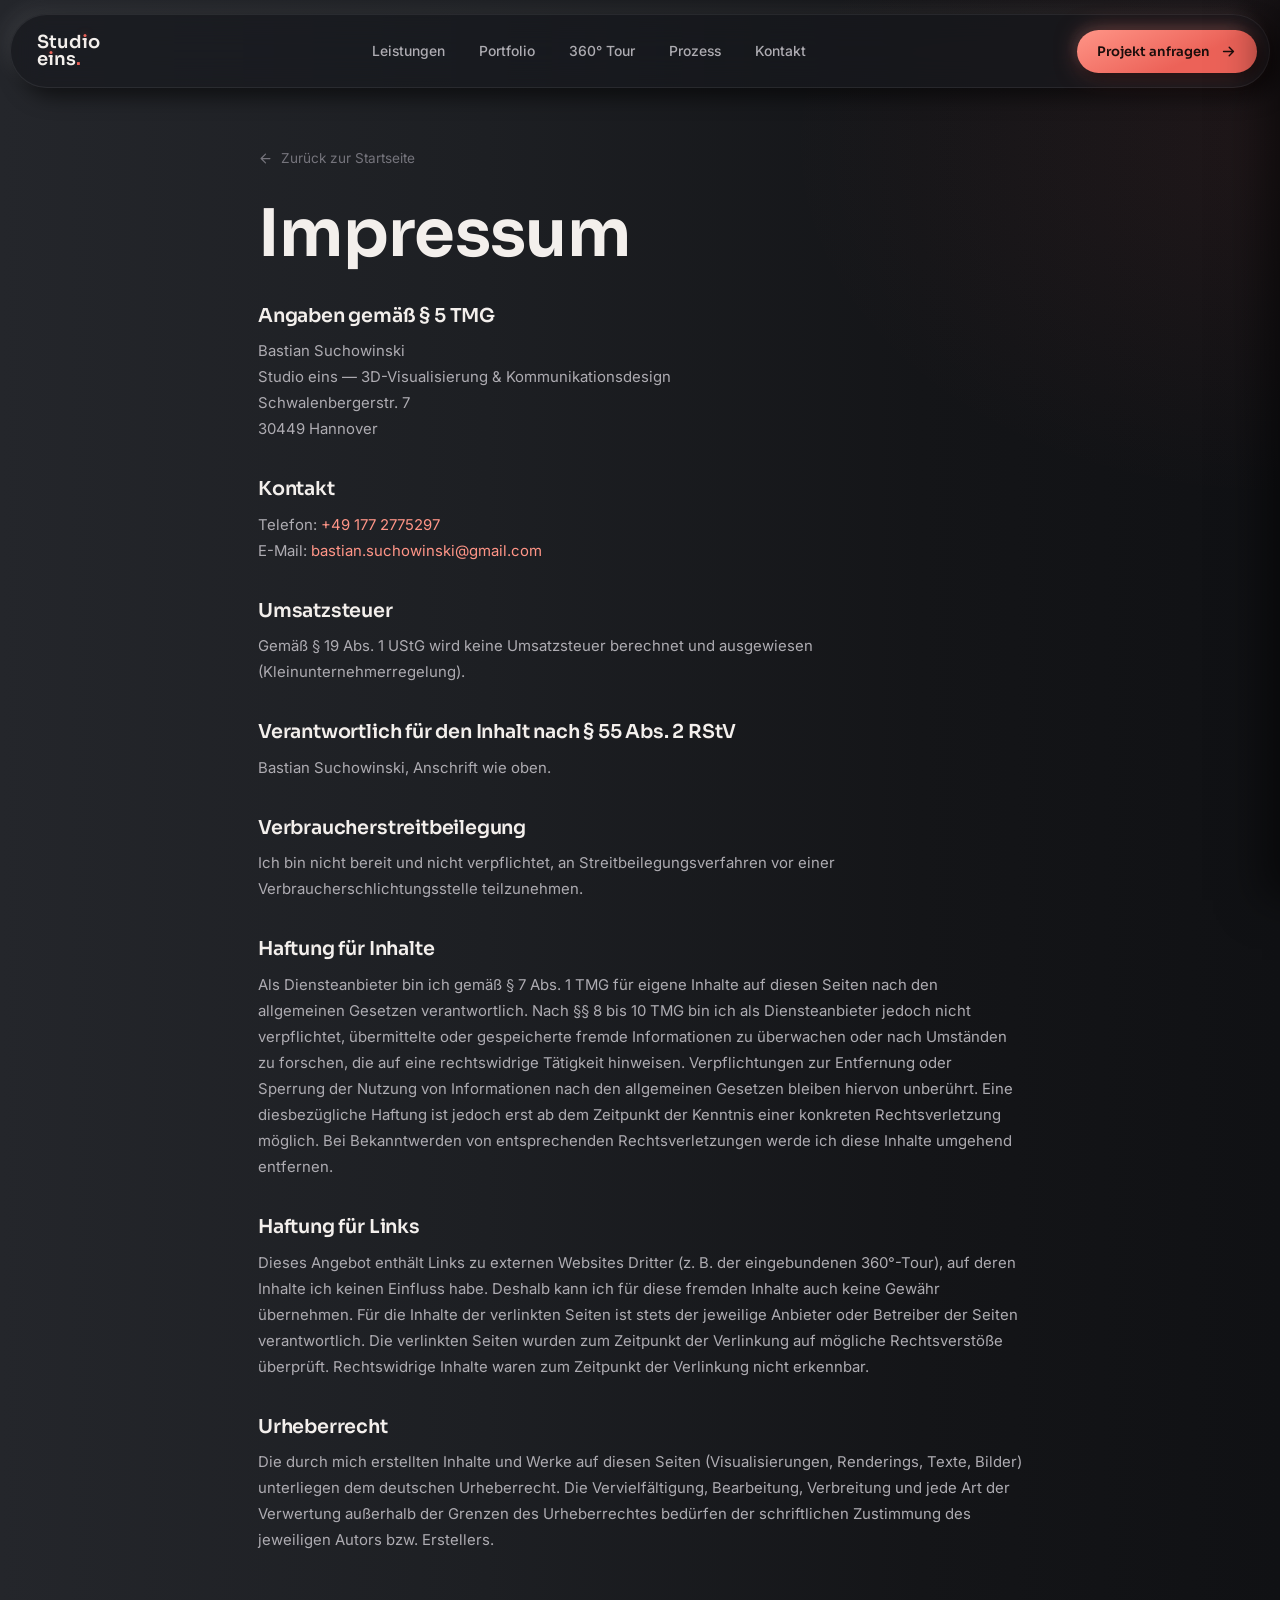
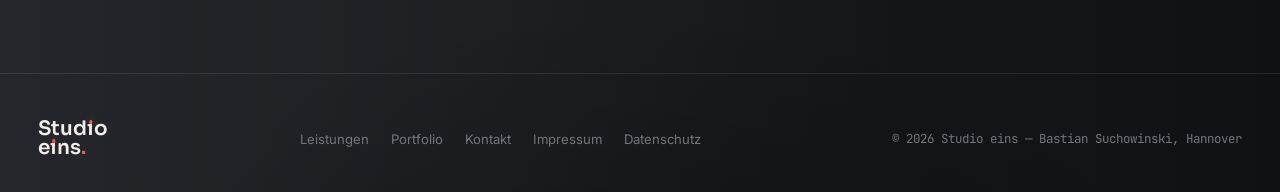
<file: site-v5/impressum.html>
<!DOCTYPE html>
<html lang="de">
<head>
<meta charset="UTF-8">
<meta name="viewport" content="width=device-width, initial-scale=1.0">
<title>Impressum — Studio eins</title>
<meta name="robots" content="noindex">
<link rel="icon" href="assets/brand/favicon.ico" sizes="any">
<link rel="icon" type="image/png" sizes="32x32" href="assets/brand/favicon-32.png">
<link rel="icon" type="image/png" sizes="16x16" href="assets/brand/favicon-16.png">
<link rel="apple-touch-icon" sizes="180x180" href="assets/brand/apple-touch-icon.png">
<link rel="icon" type="image/png" sizes="192x192" href="assets/brand/android-chrome-192.png">
<link rel="stylesheet" href="styles.css?v=60">
</head>
<body>

<div class="backdrop" aria-hidden="true" id="backdrop"></div>
<canvas class="bolt-canvas" id="boltCanvas" aria-hidden="true"></canvas>

<header class="nav" id="siteNav">
  <div class="container nav__inner">
    <a href="index.html" class="logo" aria-label="Studio eins — Start">
      <span class="logo__type">
        <span class="logo__l1">Stud<span class="i-wrap">ı<i class="i-dot"></i></span>o</span>
        <span class="logo__l2">e<span class="i-wrap">ı<i class="i-dot"></i></span>ns<span class="logo__stop">.</span></span>
      </span>
    </a>
    <nav class="nav__links" aria-label="Hauptnavigation">
      <a href="index.html#leistungen">Leistungen</a>
      <a href="index.html#portfolio">Portfolio</a>
      <a href="index.html#tour">360°&nbsp;Tour</a>
      <a href="index.html#prozess">Prozess</a>
      <a href="index.html#kontakt">Kontakt</a>
    </nav>
    <div class="nav__cta">
      <a href="index.html#kontakt" class="btn btn--accent btn--sm">
        <span class="full">Projekt anfragen</span>
        <svg viewBox="0 0 24 24" fill="none" stroke="currentColor" stroke-width="2" stroke-linecap="round" stroke-linejoin="round"><path d="M5 12h14M13 6l6 6-6 6"/></svg>
      </a>
    </div>
    <button class="burger" id="burger" aria-label="Menü öffnen" aria-expanded="false" aria-controls="mobileMenu"><span></span></button>
  </div>
</header>

<div class="menu-backdrop" id="menuBackdrop"></div>
<nav class="mobile-menu" id="mobileMenu" aria-label="Mobile Navigation">
  <a href="index.html#leistungen">Leistungen</a>
  <a href="index.html#portfolio">Portfolio</a>
  <a href="index.html#tour">360° Tour</a>
  <a href="index.html#prozess">Prozess</a>
  <a href="index.html#kontakt">Kontakt</a>
  <a href="index.html#kontakt" class="btn btn--accent">Projekt anfragen</a>
</nav>

<main>
<section class="legal">
  <div class="container">
    <a href="index.html" class="back-link">
      <svg width="15" height="15" viewBox="0 0 24 24" fill="none" stroke="currentColor" stroke-width="2" stroke-linecap="round" stroke-linejoin="round"><path d="M19 12H5M12 19l-7-7 7-7"/></svg>
      Zurück zur Startseite
    </a>
    <h1>Impressum</h1>

    <h2>Angaben gemäß § 5 TMG</h2>
    <p>
      Bastian Suchowinski<br>
      Studio eins — 3D-Visualisierung &amp; Kommunikationsdesign<br>
      Schwalenbergerstr. 7<br>
      30449 Hannover
    </p>

    <h2>Kontakt</h2>
    <p>
      Telefon: <a href="tel:+491772775297">+49 177 2775297</a><br>
      E-Mail: <a href="mailto:bastian.suchowinski@gmail.com">bastian.suchowinski@gmail.com</a>
    </p>

    <h2>Umsatzsteuer</h2>
    <p>Gemäß § 19 Abs. 1 UStG wird keine Umsatzsteuer berechnet und ausgewiesen (Kleinunternehmerregelung).</p>

    <h2>Verantwortlich für den Inhalt nach § 55 Abs. 2 RStV</h2>
    <p>Bastian Suchowinski, Anschrift wie oben.</p>

    <h2>Verbraucherstreitbeilegung</h2>
    <p>Ich bin nicht bereit und nicht verpflichtet, an Streitbeilegungsverfahren vor einer Verbraucherschlichtungsstelle teilzunehmen.</p>

    <h2>Haftung für Inhalte</h2>
    <p>Als Diensteanbieter bin ich gemäß § 7 Abs. 1 TMG für eigene Inhalte auf diesen Seiten nach den allgemeinen Gesetzen verantwortlich. Nach §§ 8 bis 10 TMG bin ich als Diensteanbieter jedoch nicht verpflichtet, übermittelte oder gespeicherte fremde Informationen zu überwachen oder nach Umständen zu forschen, die auf eine rechtswidrige Tätigkeit hinweisen. Verpflichtungen zur Entfernung oder Sperrung der Nutzung von Informationen nach den allgemeinen Gesetzen bleiben hiervon unberührt. Eine diesbezügliche Haftung ist jedoch erst ab dem Zeitpunkt der Kenntnis einer konkreten Rechtsverletzung möglich. Bei Bekanntwerden von entsprechenden Rechtsverletzungen werde ich diese Inhalte umgehend entfernen.</p>

    <h2>Haftung für Links</h2>
    <p>Dieses Angebot enthält Links zu externen Websites Dritter (z. B. der eingebundenen 360°-Tour), auf deren Inhalte ich keinen Einfluss habe. Deshalb kann ich für diese fremden Inhalte auch keine Gewähr übernehmen. Für die Inhalte der verlinkten Seiten ist stets der jeweilige Anbieter oder Betreiber der Seiten verantwortlich. Die verlinkten Seiten wurden zum Zeitpunkt der Verlinkung auf mögliche Rechtsverstöße überprüft. Rechtswidrige Inhalte waren zum Zeitpunkt der Verlinkung nicht erkennbar.</p>

    <h2>Urheberrecht</h2>
    <p>Die durch mich erstellten Inhalte und Werke auf diesen Seiten (Visualisierungen, Renderings, Texte, Bilder) unterliegen dem deutschen Urheberrecht. Die Vervielfältigung, Bearbeitung, Verbreitung und jede Art der Verwertung außerhalb der Grenzen des Urheberrechtes bedürfen der schriftlichen Zustimmung des jeweiligen Autors bzw. Erstellers.</p>
  </div>
</section>
</main>

<footer class="footer">
  <div class="container footer__inner">
    <a href="index.html" class="logo" aria-label="Studio eins — Start">
      <span class="logo__type">
        <span class="logo__l1">Stud<span class="i-wrap">ı<i class="i-dot"></i></span>o</span>
        <span class="logo__l2">e<span class="i-wrap">ı<i class="i-dot"></i></span>ns<span class="logo__stop">.</span></span>
      </span>
    </a>
    <nav class="footer__links" aria-label="Rechtliches">
      <a href="index.html#leistungen">Leistungen</a>
      <a href="index.html#portfolio">Portfolio</a>
      <a href="index.html#kontakt">Kontakt</a>
      <a href="impressum.html">Impressum</a>
      <a href="datenschutz.html">Datenschutz</a>
    </nav>
    <span class="footer__copy">© <span id="year"></span> Studio eins — Bastian Suchowinski, Hannover</span>
  </div>
</footer>

<script src="main.js?v=60"></script>
</body>
</html>
</file>
<file: site-v5/styles.css>
/* ==========================================================================
   Studio eins — V5
   Neumorphism · dunkles Studio-Panel-Design · Akzent #ec6258
   ========================================================================== */

/* ==========================================================================
   Self-hosted fonts (previously loaded from the Google Fonts CDN). Loading
   fonts directly from Google on every visit sends the visitor's IP address
   to Google before any consent is given — flagged as a GDPR issue by a
   2022 LG München ruling. Hosting the files ourselves avoids that entirely.
   Each family below is a single variable-font file per subset (Google
   serves one file covering the whole weight axis, not one file per weight).
   ========================================================================== */
@font-face {
  font-family: 'Sora';
  font-style: normal;
  font-weight: 400 800;
  font-display: swap;
  src: url('assets/fonts/sora-latin.woff2') format('woff2');
  unicode-range: U+0000-00FF, U+0131, U+0152-0153, U+02BB-02BC, U+02C6, U+02DA, U+02DC, U+0304, U+0308, U+0329, U+2000-206F, U+20AC, U+2122, U+2191, U+2193, U+2212, U+2215, U+FEFF, U+FFFD;
}
@font-face {
  font-family: 'Sora';
  font-style: normal;
  font-weight: 400 800;
  font-display: swap;
  src: url('assets/fonts/sora-latin-ext.woff2') format('woff2');
  unicode-range: U+0100-02BA, U+02BD-02C5, U+02C7-02CC, U+02CE-02D7, U+02DD-02FF, U+0304, U+0308, U+0329, U+1D00-1DBF, U+1E00-1E9F, U+1EF2-1EFF, U+2020, U+20A0-20AB, U+20AD-20C0, U+2113, U+2C60-2C7F, U+A720-A7FF;
}
@font-face {
  font-family: 'Inter';
  font-style: normal;
  font-weight: 100 900;
  font-display: swap;
  src: url('assets/fonts/inter-latin.woff2') format('woff2');
  unicode-range: U+0000-00FF, U+0131, U+0152-0153, U+02BB-02BC, U+02C6, U+02DA, U+02DC, U+0304, U+0308, U+0329, U+2000-206F, U+20AC, U+2122, U+2191, U+2193, U+2212, U+2215, U+FEFF, U+FFFD;
}
@font-face {
  font-family: 'Inter';
  font-style: normal;
  font-weight: 100 900;
  font-display: swap;
  src: url('assets/fonts/inter-latin-ext.woff2') format('woff2');
  unicode-range: U+0100-02BA, U+02BD-02C5, U+02C7-02CC, U+02CE-02D7, U+02DD-02FF, U+0304, U+0308, U+0329, U+1D00-1DBF, U+1E00-1E9F, U+1EF2-1EFF, U+2020, U+20A0-20AB, U+20AD-20C0, U+2113, U+2C60-2C7F, U+A720-A7FF;
}
@font-face {
  font-family: 'JetBrains Mono';
  font-style: normal;
  font-weight: 400 800;
  font-display: swap;
  src: url('assets/fonts/jetbrains-mono-latin.woff2') format('woff2');
  unicode-range: U+0000-00FF, U+0131, U+0152-0153, U+02BB-02BC, U+02C6, U+02DA, U+02DC, U+0304, U+0308, U+0329, U+2000-206F, U+20AC, U+2122, U+2191, U+2193, U+2212, U+2215, U+FEFF, U+FFFD;
}
@font-face {
  font-family: 'JetBrains Mono';
  font-style: normal;
  font-weight: 400 800;
  font-display: swap;
  src: url('assets/fonts/jetbrains-mono-latin-ext.woff2') format('woff2');
  unicode-range: U+0100-02BA, U+02BD-02C5, U+02C7-02CC, U+02CE-02D7, U+02DD-02FF, U+0304, U+0308, U+0329, U+1D00-1DBF, U+1E00-1E9F, U+1EF2-1EFF, U+2020, U+20A0-20AB, U+20AD-20C0, U+2113, U+2C60-2C7F, U+A720-A7FF;
}

*, *::before, *::after { box-sizing: border-box; }
html { scroll-behavior: smooth; overflow-x: hidden; }
@media (prefers-reduced-motion: reduce) {
  html { scroll-behavior: auto; }
  *, *::before, *::after { animation-duration: .001ms !important; animation-iteration-count: 1 !important; transition-duration: .001ms !important; scroll-behavior: auto !important; }
}
body { margin: 0; }
img, video { max-width: 100%; display: block; }
a { color: inherit; text-decoration: none; }
button { font: inherit; }
ul { margin: 0; padding: 0; list-style: none; }
h1, h2, h3, h4, p { margin: 0; }
::selection { background: rgba(236,98,88,.34); color: #fff; }

/* ==========================================================================
   Design tokens
   ========================================================================== */
:root {
  --bg-0: #121315;
  --bg-1: #191a1d;
  --bg-2: #1e2024;

  --panel: #1d1f23;
  --panel-2: #222429;
  --panel-hi: rgba(255,255,255,.05);
  --panel-lo: rgba(0,0,0,.62);

  --border: rgba(255,255,255,.07);
  --border-soft: rgba(255,255,255,.045);
  --line: rgba(255,255,255,.09);

  --accent: #ec6258;
  --accent-2: #ff9587;
  --accent-dim: #a8453c;
  --accent-soft: rgba(236,98,88,.14);
  --accent-glow: rgba(236,98,88,.55);

  --text-0: #f3efec;
  --text-1: #aeacb2;
  --text-2: #75747c;

  --radius-xl: 34px;
  --radius-lg: 24px;
  --radius: 16px;
  --radius-sm: 10px;
  --radius-pill: 999px;

  --font-display: 'Sora', 'Segoe UI', sans-serif;
  --font-body: 'Inter', 'Segoe UI', sans-serif;
  --font-mono: 'JetBrains Mono', 'Consolas', monospace;

  --nav-h: 74px;
  --nav-h-scrolled: 60px;
  --nav-top: 14px;
  --container: 1260px;

  --ease: cubic-bezier(.16,.84,.32,1);
  --ease-soft: cubic-bezier(.4,0,.2,1);

  /* neumorphic shadow recipes (dark surface) */
  --nm-out: 9px 9px 20px rgba(0,0,0,.55), -8px -8px 18px rgba(255,255,255,.065);
  --nm-out-sm: 5px 5px 11px rgba(0,0,0,.5), -5px -5px 11px rgba(255,255,255,.06);
  --nm-in: inset 6px 6px 13px rgba(0,0,0,.55), inset -5px -5px 11px rgba(255,255,255,.03);
  --nm-in-sm: inset 4px 4px 8px rgba(0,0,0,.5), inset -3px -3px 7px rgba(255,255,255,.025);
}

body {
  background: var(--bg-1);
  background-image:
    radial-gradient(900px 650px at 100% 8%, rgba(236,98,88,.065), transparent 55%),
    radial-gradient(1100px 850px at 50% 118%, rgba(0,0,0,.45), transparent 60%),
    linear-gradient(90deg, #24262b 0%, #1d1f23 38%, #141518 72%, #101114 100%);
  color: var(--text-1);
  font-family: var(--font-body);
  font-size: 16px;
  line-height: 1.6;
  -webkit-font-smoothing: antialiased;
}

.container { max-width: var(--container); margin: 0 auto; padding: 0 28px; }

h1, h2, h3, h4 { font-family: var(--font-display); color: var(--text-0); font-weight: 600; letter-spacing: -.01em; }
h1 { font-size: clamp(2.3rem, 5.2vw, 4.1rem); line-height: 1.05; font-weight: 650; }
h2 { font-size: clamp(1.7rem, 3.2vw, 2.5rem); line-height: 1.12; }
h3 { font-size: 1.2rem; }
em { color: var(--accent); font-style: normal; }

p { color: var(--text-1); }

.eyebrow {
  display: inline-flex; align-items: center; gap: 9px;
  font-family: var(--font-mono); font-size: .72rem; letter-spacing: .16em; text-transform: uppercase;
  color: var(--accent-2);
}
.eyebrow::before {
  content: ""; width: 7px; height: 7px; border-radius: 50%;
  background: var(--accent); box-shadow: 0 0 10px var(--accent-glow);
}

/* ==========================================================================
   Backdrop layers (bg glow + circuit canvas)
   ========================================================================== */
.backdrop { position: fixed; inset: 0; z-index: 0; pointer-events: none; }
.bolt-canvas { position: fixed; inset: 0; z-index: 1; pointer-events: none; mix-blend-mode: screen; opacity: .9; }

/* ==========================================================================
   Neumorphic utility surfaces
   ========================================================================== */
.nm-raised { background: var(--panel); border-radius: var(--radius); box-shadow: var(--nm-out); border: 1px solid var(--border-soft); }
.nm-inset { background: var(--panel); border-radius: var(--radius); box-shadow: var(--nm-in); border: 1px solid var(--border-soft); }

.btn {
  position: relative; z-index: 1;
  display: inline-flex; align-items: center; gap: 10px;
  padding: 15px 26px; border-radius: var(--radius-pill);
  font-family: var(--font-display); font-weight: 600; font-size: .92rem;
  cursor: pointer; border: 1px solid var(--border-soft);
  transition: transform .35s var(--ease), box-shadow .35s var(--ease), color .25s, background .25s;
  white-space: nowrap;
}
.btn svg { width: 17px; height: 17px; transition: transform .3s var(--ease); }
.btn--accent {
  color: #1a0d0b; background: linear-gradient(155deg, var(--accent-2), var(--accent) 65%);
  box-shadow: var(--nm-out-sm), 0 0 26px -4px var(--accent-glow);
  border: none;
}
.btn--accent:hover { transform: translateY(-2px); box-shadow: var(--nm-out-sm), 0 0 40px -2px var(--accent-glow); }
.btn--accent:hover svg { transform: translateX(3px); }
.btn--ghost { background: var(--panel); color: var(--text-0); box-shadow: var(--nm-out-sm); }
.btn--ghost:hover { box-shadow: var(--nm-in-sm); color: var(--accent-2); }
.btn--sm { padding: 11px 20px; font-size: .82rem; }

/* ==========================================================================
   Nav
   ========================================================================== */
.nav {
  position: fixed; top: var(--nav-top); left: 0; right: 0; z-index: 60;
  transition: top .4s var(--ease);
}
.nav__inner {
  display: flex; align-items: center; justify-content: space-between; gap: 18px;
  height: var(--nav-h); padding: 0 12px 0 26px;
  background: rgba(24,25,29,.66); backdrop-filter: blur(18px) saturate(140%);
  -webkit-backdrop-filter: blur(18px) saturate(140%);
  border-radius: var(--radius-pill); border: 1px solid var(--border);
  box-shadow: var(--nm-out);
  transition: height .4s var(--ease), background .4s var(--ease), box-shadow .4s var(--ease);
}
.nav.is-scrolled .nav__inner { height: var(--nav-h-scrolled); background: rgba(19,20,23,.82); }

.logo { display: flex; align-items: center; }
.logo__type {
  position: relative; display: inline-flex; flex-direction: column; line-height: .94;
  font-family: var(--font-display); font-weight: 600;
}
.logo__l1, .logo__l2 { font-size: 18px; color: var(--text-0); letter-spacing: 0; }
.i-wrap { position: relative; display: inline-block; }
.i-wrap .i-dot {
  position: absolute; top: .0em; left: 50%; transform: translateX(-50%);
  width: 3px; height: 3px; border-radius: 50%;
  background: var(--accent); box-shadow: 0 0 7px var(--accent-glow);
}
.logo__stop { color: var(--accent); }
footer .logo__l1, footer .logo__l2 { font-size: 20px; }
footer .i-wrap .i-dot { width: 3.4px; height: 3.4px; }

.nav__links { display: flex; align-items: center; gap: 2px; }
.nav__links a {
  position: relative; padding: 10px 16px; border-radius: var(--radius-pill);
  font-size: .87rem; color: var(--text-1); font-weight: 500; transition: color .25s, background .25s;
}
.nav__links a:hover { color: var(--text-0); background: var(--panel-hi); }
.nav__links a.is-active { color: var(--accent-2); }

.nav__cta { display: flex; align-items: center; gap: 12px; }

.burger {
  display: none; width: 42px; height: 42px; border-radius: 50%;
  background: var(--panel); box-shadow: var(--nm-out-sm); border: 1px solid var(--border-soft);
  align-items: center; justify-content: center; flex-shrink: 0; cursor: pointer;
}
.burger span { display: block; width: 16px; height: 1.5px; background: var(--text-0); position: relative; transition: transform .3s var(--ease), opacity .3s; }
.burger span::before, .burger span::after { content: ""; position: absolute; left: 0; width: 16px; height: 1.5px; background: var(--text-0); transition: transform .3s var(--ease); }
.burger span::before { top: -5px; } .burger span::after { top: 5px; }
.burger[aria-expanded="true"] span { background: transparent; }
.burger[aria-expanded="true"] span::before { transform: translateY(5px) rotate(45deg); }
.burger[aria-expanded="true"] span::after { transform: translateY(-5px) rotate(-45deg); }

/* progress bar under nav — matches the navbar's width */
.progress {
  position: fixed; left: 50%; transform: translateX(-50%); top: calc(var(--nav-top) + var(--nav-h) + 10px);
  width: min(var(--container), calc(100% - 56px)); height: 5px; border-radius: var(--radius-pill); z-index: 59;
  background: rgba(255,255,255,.05); box-shadow: 0 0 22px -6px var(--accent-glow); overflow: hidden;
  transition: top .4s var(--ease), opacity .3s;
}
.nav.is-scrolled ~ .progress { top: calc(var(--nav-top) + var(--nav-h-scrolled) + 8px); }
.progress__fill {
  height: 100%; width: 0%; border-radius: inherit;
  background: linear-gradient(90deg, var(--accent-dim), var(--accent) 55%, var(--accent-2));
  box-shadow: 0 0 18px 1px var(--accent-glow);
  transition: width .12s linear;
}

.menu-backdrop { position: fixed; inset: 0; background: rgba(10,10,11,.7); backdrop-filter: blur(4px); z-index: 65; opacity: 0; pointer-events: none; transition: opacity .35s var(--ease); }
.menu-backdrop.is-open { opacity: 1; pointer-events: auto; }
.mobile-menu {
  position: fixed; top: 0; right: 0; bottom: 0; width: min(340px, 86vw); z-index: 70;
  background: var(--bg-1); border-left: 1px solid var(--border);
  display: flex; flex-direction: column; gap: 6px; padding: 100px 26px 40px;
  transform: translateX(100%); transition: transform .45s var(--ease);
  box-shadow: -18px 0 40px rgba(0,0,0,.5);
}
.mobile-menu.is-open { transform: translateX(0); }
.mobile-menu a {
  padding: 15px 6px; border-bottom: 1px solid var(--line); color: var(--text-1);
  font-family: var(--font-display); font-size: 1.05rem; font-weight: 550;
}
.mobile-menu a:hover { color: var(--accent-2); }
.mobile-menu .btn { margin-top: 20px; justify-content: center; }
.mobile-menu a.btn--accent { color: #fff; border-bottom: none; }

/* ==========================================================================
   Layout rhythm
   ========================================================================== */
main { position: relative; z-index: 2; }
/* keeps the fixed nav from covering a section's heading when jumping to
   it directly (e.g. a link to #tour, or clicking a nav item) */
.section { padding: 88px 0; position: relative; scroll-margin-top: calc(var(--nav-top) + var(--nav-h) + 24px); }
.section--tight { padding: 64px 0; }
.section-head { max-width: 640px; margin-bottom: 42px; display: flex; flex-direction: column; gap: 14px; }
.section-head p { font-size: 1.02rem; }
.section-foot { margin-top: 34px; }

.reveal { opacity: 0; transform: translateY(26px); transition: opacity .8s var(--ease), transform .8s var(--ease); }
.reveal.is-visible { opacity: 1; transform: translateY(0); }

/* ==========================================================================
   Hero
   ========================================================================== */
.hero {
  position: relative; overflow: hidden;
  min-height: 100vh; min-height: 100svh;
  display: flex; flex-direction: column;
}
.hero__stage {
  position: relative; background: var(--panel);
  flex: 1 1 auto; min-height: 0;
}
.hero__frame {
  position: absolute; inset: 0 0 14px 0;
  border-radius: 0;
  overflow: hidden;
  /* inset: vignettes the video's own bottom edge from inside.
     outset: the actual drop shadow onto the panel strip / page below.
     (overflow:hidden does NOT clip an element's own box-shadow — confirmed;
     no separate unclipped sibling needed, same pattern as .service-card.) */
  box-shadow:
    inset 0 -50px 40px -35px rgba(0,0,0,.9),
    0 18px 30px -6px rgba(0,0,0,.75);
}
.hero__media { position: absolute; inset: 0; }
.hero__media video { width: 100%; height: 100%; object-fit: cover; filter: saturate(1.05) contrast(1.04) brightness(.86); }
.hero__scrim {
  position: absolute; inset: 0;
  background:
    linear-gradient(180deg, rgba(10,10,11,.0) 0%, rgba(10,10,11,.0) 100%),
    linear-gradient(90deg, rgba(10,10,11,.5), transparent 50%);
}
.hero__ghost {
  position: absolute; left: 0; right: 0; bottom: 0; z-index: 2; text-align: center; pointer-events: none;
  font-family: var(--font-display); font-weight: 700; letter-spacing: -.02em;
  font-size: clamp(3rem, 11vw, 9rem); color: rgba(255,255,255,.16);
  height: clamp(2.6rem, 8vw, 6rem); overflow: hidden;
  transform: scaleY(-1); -webkit-mask-image: linear-gradient(rgba(0,0,0,.5), transparent 85%); mask-image: linear-gradient(rgba(0,0,0,.5), transparent 85%);
  user-select: none;
}

.hero__content {
  position: absolute; inset: 0; z-index: 3; display: flex; align-items: flex-end;
  /* bottom/top spacing must scale with viewport HEIGHT, not width — a %
     value here would resolve against width (CSS padding quirk) and blow
     up on ultrawide screens or collapse on short ones. clamp()+vh fixes that. */
  padding: calc(var(--nav-top) + var(--nav-h) + 24px) 5% clamp(200px, 34vh, 460px) 2.5%; pointer-events: none;
}
.hero__content__inner { padding: 0; width: 100%; pointer-events: auto; }
.hero__grid { display: grid; grid-template-columns: 1.35fr .9fr; gap: 40px; align-items: end; }
/* clamp()+vh here too, for the same reason as .hero__content's padding:
   fixed px margins don't shrink on short viewports, so on a wide-but-short
   window the whole text block used to overflow past the top of the frame. */
.hero__copy h1 { margin: clamp(8px, 2.2vh, 14px) 0 clamp(10px, 3vh, 18px); }
.hero__copy p { max-width: 46ch; font-size: 1.04rem; margin-bottom: clamp(14px, 4vh, 26px); }
.hero__actions { display: flex; gap: 14px; flex-wrap: wrap; }
.hero__trust { margin-top: clamp(10px, 3vh, 20px); }
/* same fix as .hero__content: a fixed px offset doesn't know how tall the
   hero actually is, so on short viewports it pushed the badge past the
   visible area. clamp()+vh keeps the "sits well below the buttons" look
   on normal screens while scaling down safely on short ones. */
.hero__trust-inner { display: flex; flex-direction: column; align-items: flex-start; gap: 12px; transform: translateY(clamp(24px, 11vh, 180px)); }
.hero__badge {
  display: inline-flex; width: fit-content; align-items: center; gap: 12px; padding: 14px 18px;
  background: rgba(24,25,28,.72); backdrop-filter: blur(10px); border-radius: var(--radius-lg); box-shadow: var(--nm-out-sm); border: 1px solid var(--border-soft);
}
.hero__badge svg { width: 26px; height: 26px; color: var(--accent); flex-shrink: 0; }
.hero__badge b { display: block; color: var(--text-0); font-family: var(--font-display); font-size: .88rem; }
.hero__badge span:last-child { display: block; color: var(--text-1); font-size: .74rem; margin-top: 2px; }
.hero__meta { font-family: var(--font-mono); font-size: .72rem; color: #fff; letter-spacing: .06em; padding-left: 4px; }

/* keeps hero text readable even where the video runs light/bright */
.hero__content .eyebrow,
.hero__copy h1,
.hero__copy p,
.hero__badge b,
.hero__badge span:last-child,
.hero__meta {
  text-shadow: 0 1px 2px rgba(0,0,0,.6), 0 2px 10px rgba(0,0,0,.4);
}
.hero__copy p { color: var(--text-0); }
.hero__content .eyebrow { color: #fff; }

.btn--pulse { animation: btnPulse 3.6s ease-in-out infinite; }
.btn--pulse:hover { animation-play-state: paused; }
@keyframes btnPulse {
  0%, 100% { transform: scale(1); }
  50% { transform: scale(1.045); }
}

.scrolldown { position: absolute; right: 30px; bottom: 24px; display: flex; flex-direction: column; align-items: center; gap: 10px; z-index: 4; }
.scrolldown span:first-child { font-family: var(--font-mono); font-size: .62rem; letter-spacing: .22em; color: rgba(255,255,255,.55); writing-mode: vertical-rl; }
.scrolldown .line { width: 1px; height: 34px; background: linear-gradient(rgba(255,255,255,.6), transparent); position: relative; overflow: hidden; }
.scrolldown .line::after { content: ""; position: absolute; top: -100%; left: 0; width: 100%; height: 100%; background: var(--accent); animation: dropline 2.2s ease-in-out infinite; }
@keyframes dropline { 0% { top: -100%; } 60%, 100% { top: 100%; } }

/* ==========================================================================
   Services
   ========================================================================== */
.services-grid { display: grid; grid-template-columns: repeat(2, 1fr); gap: 22px; }
.service-card {
  background: var(--panel); border-radius: var(--radius-lg); border: 1px solid var(--border-soft);
  box-shadow: var(--nm-out); display: grid; grid-template-columns: 3fr 2fr; align-items: stretch;
  transition: transform .45s var(--ease), box-shadow .45s var(--ease);
  position: relative; overflow: hidden; min-height: 250px;
}
.service-card:hover { transform: translateY(-6px); box-shadow: var(--nm-out), 0 22px 40px -18px rgba(236,98,88,.35); }
.service-card__body { padding: 26px 22px 24px 26px; display: flex; flex-direction: column; gap: 14px; min-width: 0; }
.service-card__icon {
  width: 60px; height: 60px; border-radius: 50%; background: var(--panel);
  box-shadow: var(--nm-in-sm); display: flex; align-items: center; justify-content: center;
  color: var(--accent); position: relative; flex-shrink: 0;
}
.service-card__icon::after { content: ""; position: absolute; inset: -1px; border-radius: 50%; border: 1px solid var(--accent-soft); }
.service-card__icon svg { width: 27px; height: 27px; filter: drop-shadow(0 0 6px var(--accent-glow)); }
.service-card__num { position: absolute; top: 20px; right: 22px; font-family: var(--font-mono); font-size: .72rem; color: var(--text-2); z-index: 2; }
.service-card h3 { font-size: 1.05rem; }
.service-card p.sub { font-family: var(--font-mono); font-size: .7rem; letter-spacing: .1em; text-transform: uppercase; color: var(--accent-2); margin-top: -8px; }
.service-card p.desc { font-size: .87rem; line-height: 1.55; flex-grow: 1; }
.service-card__media {
  position: relative; overflow: hidden; min-height: 0;
  -webkit-mask-image: linear-gradient(90deg, transparent 0%, #000 16%);
  mask-image: linear-gradient(90deg, transparent 0%, #000 16%);
}
.service-card__media img { position: absolute; inset: 0; width: 100%; height: 100%; object-fit: cover; transition: transform .7s var(--ease); }
.service-card:hover .service-card__media img { transform: scale(1.1); }
.service-card__link { display: inline-flex; align-items: center; gap: 6px; font-size: .8rem; font-weight: 600; color: var(--text-0); }
.service-card__link svg { width: 14px; height: 14px; transition: transform .3s var(--ease); }
.service-card:hover .service-card__link svg { transform: translateX(4px); color: var(--accent-2); }

/* ==========================================================================
   Referenzen
   ========================================================================== */
.ref-filters { display: flex; flex-wrap: wrap; gap: 10px; margin-bottom: 30px; }
.ref-filter {
  padding: 10px 20px; border-radius: var(--radius-pill); background: var(--panel);
  box-shadow: var(--nm-out-sm); border: 1px solid var(--border-soft); color: var(--text-1);
  font-family: var(--font-display); font-weight: 600; font-size: .82rem; cursor: pointer;
  transition: color .3s, box-shadow .3s, background .3s;
}
.ref-filter:hover { color: var(--text-0); }
.ref-filter.is-active { color: #1a0d0b; background: linear-gradient(155deg, var(--accent-2), var(--accent) 68%); box-shadow: var(--nm-out-sm), 0 0 20px -6px var(--accent-glow); border-color: transparent; }

.ref-grid { column-count: 3; column-gap: 20px; }
.ref-tile {
  position: relative; display: block; break-inside: avoid; margin-bottom: 20px; width: 100%;
  border-radius: var(--radius-lg); background: var(--panel); padding: 8px;
  box-shadow: var(--nm-out); border: 1px solid var(--border-soft); cursor: pointer;
  transition: opacity .35s var(--ease), transform .45s var(--ease), box-shadow .45s var(--ease);
}
.ref-tile:hover { transform: translateY(-4px); box-shadow: var(--nm-out), 0 18px 34px -18px rgba(236,98,88,.35); }
.ref-tile.is-hidden { display: none; }
.ref-tile__frame { position: relative; border-radius: calc(var(--radius-lg) - 8px); overflow: hidden; box-shadow: var(--nm-in-sm); }
.ref-tile img { width: 100%; height: auto; display: block; object-fit: cover; transition: transform .8s var(--ease), filter .5s; filter: saturate(1.02); }
.ref-tile:hover img { transform: scale(1.1); }
.ref-tile__scrim { position: absolute; inset: 0; background: linear-gradient(180deg, transparent 55%, rgba(9,9,10,.92) 100%); }
.ref-tile__label { position: absolute; left: 16px; right: 16px; bottom: 14px; display: flex; align-items: flex-end; justify-content: space-between; gap: 10px; }
.ref-tile__label h4 { color: #fff; font-family: var(--font-display); font-size: .95rem; }
.ref-tile__label span { display: block; font-family: var(--font-mono); font-size: .62rem; color: var(--accent-2); letter-spacing: .1em; text-transform: uppercase; margin-bottom: 3px; }
.ref-tile__zoom {
  width: 34px; height: 34px; border-radius: 50%; flex-shrink: 0;
  background: rgba(255,255,255,.08); backdrop-filter: blur(6px);
  display: flex; align-items: center; justify-content: center; color: #fff;
  border: 1px solid rgba(255,255,255,.18); transition: background .3s, transform .3s var(--ease);
}
.ref-tile__zoom svg { width: 15px; height: 15px; }
.ref-tile:hover .ref-tile__zoom { background: var(--accent); transform: scale(1.1) rotate(45deg); }

/* ==========================================================================
   360 Tour
   ========================================================================== */
.tour-panel {
  border-radius: var(--radius-xl); overflow: hidden; box-shadow: var(--nm-out); border: 1px solid var(--border);
  background: var(--panel); padding: 10px;
}
.tour-frame { border-radius: calc(var(--radius-xl) - 10px); overflow: hidden; box-shadow: var(--nm-in); position: relative; aspect-ratio: 16/8.6; background: #050505; }
.tour-frame iframe { width: 100%; height: 100%; border: 0; display: block; }
.tour-chips { display: flex; gap: 12px; flex-wrap: wrap; margin-top: 22px; }
.tour-chip { display: flex; align-items: center; gap: 8px; padding: 9px 16px; border-radius: var(--radius-pill); background: var(--panel); box-shadow: var(--nm-out-sm); font-size: .78rem; color: var(--text-1); border: 1px solid var(--border-soft); }
.tour-chip svg { width: 15px; height: 15px; color: var(--accent); }
.tour-copy { display: grid; grid-template-columns: 1.1fr .9fr; gap: 50px; align-items: start; margin-bottom: 36px; }
.tour-aside { display: flex; flex-direction: column; gap: 16px; }
.tour-badge { background: var(--panel); backdrop-filter: none; }
.tour-cta { display: flex; flex-direction: column; align-items: center; gap: 14px; text-align: center; margin-top: 40px; }
.tour-cta p { font-size: .92rem; max-width: 42ch; }

/* ==========================================================================
   Prozess
   ========================================================================== */
.process { position: relative; }
.process-track { display: grid; grid-template-columns: repeat(5, 1fr); gap: 18px; position: relative; }
.process-track::before {
  content: ""; position: absolute; top: 33px; left: 6%; right: 6%; height: 1px;
  background: repeating-linear-gradient(90deg, var(--line) 0 8px, transparent 8px 16px);
}
.process-step { display: flex; flex-direction: column; gap: 14px; position: relative; }
.process-step__icon {
  width: 66px; height: 66px; border-radius: 50%; background: var(--panel); box-shadow: var(--nm-out-sm);
  display: flex; align-items: center; justify-content: center; color: var(--accent); position: relative; z-index: 2;
  border: 1px solid var(--border-soft);
}
.process-step__icon svg { width: 27px; height: 27px; }
.process-step__n { font-family: var(--font-mono); font-size: .68rem; color: var(--accent-2); letter-spacing: .1em; }
.process-step h3 { font-size: .98rem; }
.process-step p { font-size: .83rem; line-height: 1.55; }

/* ==========================================================================
   Kontakt
   ========================================================================== */
.contact-grid { display: grid; grid-template-columns: .85fr 1.15fr; gap: 26px; align-items: stretch; }
.contact-card { padding: 34px; display: flex; flex-direction: column; gap: 22px; }
.contact-row { display: flex; gap: 16px; align-items: flex-start; }
.contact-row__icon { width: 44px; height: 44px; border-radius: 50%; background: var(--panel); box-shadow: var(--nm-in-sm); display: flex; align-items: center; justify-content: center; color: var(--accent); flex-shrink: 0; }
.contact-row__icon svg { width: 19px; height: 19px; }
.contact-row > div { min-width: 0; }
.contact-row b { display: block; color: var(--text-0); font-family: var(--font-display); font-size: .92rem; margin-bottom: 3px; }
.contact-row a, .contact-row span.val { color: var(--text-1); font-size: .89rem; overflow-wrap: anywhere; }
.contact-row a:hover { color: var(--accent-2); }
.contact-card__divider { height: 1px; background: var(--line); }
.contact-card__foot { font-size: .78rem; color: var(--text-2); line-height: 1.6; }

.form-card { padding: 34px; }
.form-grid { display: grid; grid-template-columns: 1fr 1fr; gap: 16px; margin-top: 22px; }
.field { display: flex; flex-direction: column; gap: 8px; }
.field--full { grid-column: 1 / -1; }
.field label { font-size: .78rem; color: var(--text-2); font-family: var(--font-mono); letter-spacing: .04em; }
.field input, .field textarea, .field select {
  background: var(--panel); border-radius: var(--radius-sm); border: 1px solid var(--border-soft);
  box-shadow: var(--nm-in-sm); padding: 13px 16px; color: var(--text-0); font-family: var(--font-body); font-size: .92rem;
  outline: none; transition: box-shadow .3s, border-color .3s;
}
.field input:focus, .field textarea:focus, .field select:focus { border-color: var(--accent-dim); box-shadow: var(--nm-in-sm), 0 0 0 3px var(--accent-soft); }
.field textarea { resize: vertical; min-height: 118px; font-family: var(--font-body); }
.form-foot { display: flex; align-items: center; justify-content: space-between; gap: 16px; margin-top: 24px; flex-wrap: wrap; }
.form-hint { font-size: .74rem; color: var(--text-2); max-width: 30ch; }
.form-status { font-size: .8rem; color: var(--accent-2); min-height: 1.2em; }

/* ==========================================================================
   Footer
   ========================================================================== */
.footer { padding: 46px 0 34px; border-top: 1px solid var(--line); margin-top: 20px; }
.footer__inner { display: flex; align-items: center; justify-content: space-between; gap: 20px; flex-wrap: wrap; }
.footer__links { display: flex; gap: 22px; flex-wrap: wrap; }
.footer__links a { font-size: .82rem; color: var(--text-2); }
.footer__links a:hover { color: var(--accent-2); }
.footer__copy { font-size: .78rem; color: var(--text-2); font-family: var(--font-mono); }

/* ==========================================================================
   Lightbox
   ========================================================================== */
.lightbox {
  position: fixed; inset: 0; z-index: 100; display: flex; align-items: center; justify-content: center;
  background: rgba(8,8,9,.92); backdrop-filter: blur(10px);
  opacity: 0; pointer-events: none; transition: opacity .35s var(--ease);
  padding: 70px 26px;
}
.lightbox.is-open { opacity: 1; pointer-events: auto; }
.lightbox__stage { position: relative; max-width: 1440px; width: 100%; }
.lightbox__frame { border-radius: var(--radius-lg); overflow: hidden; box-shadow: var(--nm-out); aspect-ratio: 16/10; background: var(--panel); }
.lightbox__frame img { width: 100%; height: 100%; object-fit: contain; background: #0c0c0d; opacity: 0; transform: scale(.98); transition: opacity .35s var(--ease), transform .35s var(--ease); }
.lightbox__frame img.is-active { opacity: 1; transform: scale(1); }
.lightbox__cap { display: flex; justify-content: space-between; align-items: center; margin-top: 16px; }
.lightbox__cap h4 { color: var(--text-0); font-size: .95rem; font-family: var(--font-display); }
.lightbox__count { font-family: var(--font-mono); font-size: .74rem; color: var(--text-2); }
.lightbox__btn {
  position: absolute; top: 50%; transform: translateY(-50%); width: 50px; height: 50px; border-radius: 50%;
  background: var(--panel); box-shadow: var(--nm-out-sm); border: 1px solid var(--border-soft);
  display: flex; align-items: center; justify-content: center; color: var(--text-0); cursor: pointer;
  transition: background .3s, color .3s;
}
.lightbox__btn:hover { background: var(--accent); color: #1a0d0b; }
.lightbox__btn svg { width: 20px; height: 20px; }
.lightbox__prev { left: -66px; } .lightbox__next { right: -66px; }
.lightbox__close {
  position: absolute; top: -60px; right: 0; width: 44px; height: 44px; border-radius: 50%;
  background: var(--panel); box-shadow: var(--nm-out-sm); border: 1px solid var(--border-soft);
  display: flex; align-items: center; justify-content: center; color: var(--text-0); cursor: pointer;
}
.lightbox__close:hover { color: var(--accent-2); }
.lightbox__close svg { width: 18px; height: 18px; }

/* ==========================================================================
   Legal pages
   ========================================================================== */
.legal { padding: calc(var(--nav-top) + var(--nav-h) + 60px) 0 100px; }
.legal .container { max-width: 820px; }
.legal h1 { margin-bottom: 30px; }
.legal h2 { font-size: 1.2rem; margin: 36px 0 12px; }
.legal p, .legal li { font-size: .93rem; line-height: 1.75; }
.legal a { color: var(--accent-2); }
.legal ul { padding-left: 20px; list-style: disc; margin: 10px 0; }
.legal .back-link { display: inline-flex; align-items: center; gap: 8px; margin-bottom: 30px; font-size: .85rem; color: var(--text-2); }
.legal .back-link:hover { color: var(--accent-2); }

/* short-viewport safety net: on very squat windows (wide but not tall —
   e.g. a resized desktop browser, not a phone) even the tightest clamp()
   spacing above isn't enough room for a 2-line headline + 4-line paragraph.
   Trim the text itself and drop the trust badge rather than let anything
   overflow past the nav or off the bottom. */
@media (max-height: 560px) and (min-width: 621px) {
  .hero__copy h1 { font-size: clamp(1.5rem, 4.2vh, 2.3rem); margin: 4px 0 8px; }
  .hero__copy p { font-size: .88rem; margin-bottom: 10px; max-width: 42ch; }
  .hero__trust { display: none; }
}

/* same overflow risk, but for landscape/short tablets specifically: fixed
   top-anchored content can still run into the hero's bottom edge once the
   viewport itself doesn't have much height to give. */
@media (max-width: 1080px) and (max-height: 820px) and (min-width: 621px) {
  .hero__copy h1 { font-size: clamp(1.6rem, 4.4vh, 2.5rem); margin: 6px 0 10px; }
  .hero__copy p { font-size: .9rem; margin-bottom: 12px; max-width: 44ch; }
  .hero__trust { display: none; }
}

/* ==========================================================================
   Responsive
   ========================================================================== */
@media (max-width: 1080px) {
  .ref-grid { column-count: 2; }
  .process-track { grid-template-columns: repeat(5, 1fr); }
  .contact-grid { grid-template-columns: minmax(0, 1fr); }
  .hero__grid { grid-template-columns: 1fr; }
  /* anchor to the top instead of pushing up from the bottom: a fixed gap
     under the nav is what "sits right under the nav" actually means, and
     it holds regardless of how tall the tablet viewport is. */
  .hero__content { align-items: flex-start; padding: calc(var(--nav-top) + var(--nav-h) + 228px) 5% 60px 3%; }
  .hero__trust-inner { transform: translateY(clamp(50px, 16vh, 160px)); }
  .tour-copy { grid-template-columns: 1fr; gap: 20px; }
  .tour-frame { aspect-ratio: 3/4; }
}

@media (max-width: 860px) {
  .nav__links, .nav__cta .btn--accent span.full { display: none; }
  .nav__cta { display: none; }
  .burger { display: flex; }
  .container { padding: 0 20px; }
  /* the left-right body fade reads far more contrasty on a narrow phone
     screen than on desktop — darken the light left stop specifically here */
  body {
    background-image:
      radial-gradient(900px 650px at 100% 8%, rgba(236,98,88,.065), transparent 55%),
      radial-gradient(1100px 850px at 50% 118%, rgba(0,0,0,.45), transparent 60%),
      linear-gradient(90deg, #1c1e22 0%, #1a1c20 38%, #141518 68%, #101114 100%);
  }
  .services-grid { grid-template-columns: 1fr; }
  .service-card { grid-template-columns: 1fr; }
  .service-card__media { min-height: 190px; order: -1; -webkit-mask-image: linear-gradient(180deg, transparent 0%, #000 22%); mask-image: linear-gradient(180deg, transparent 0%, #000 22%); }
  .hero__frame { inset: 0 0 10px 0; }
  .hero__ghost { display: none; }
  .scrolldown { display: none; }
  .section { padding: 64px 0; }
  .process-track { grid-template-columns: 1fr; gap: 30px; }
  .process-track::before { display: none; }
  .form-grid { grid-template-columns: 1fr; }
  .lightbox__prev { left: 6px; } .lightbox__next { right: 6px; }
  .lightbox__btn { width: 42px; height: 42px; }
  .lightbox__close { top: -54px; right: 6px; }
  .footer__inner { flex-direction: column; align-items: flex-start; }
}

@media (max-width: 620px) {
  .tour-frame { aspect-ratio: 3/6; }
  /* true phones only (real tablets stop at ~860px wide in portrait, and
     now get the top-anchored tablet treatment above instead) */
  .hero__content { padding: calc(var(--nav-top) + var(--nav-h) + 16px) 6% clamp(50px, 14vh, 160px) 6%; align-items: flex-end; }
  .hero__trust-inner { transform: translateY(clamp(24px, 8vh, 70px)); }
  .ref-grid { column-count: 1; }
  h1 { font-size: clamp(2rem, 8vw, 2.6rem); }
  .hero__actions .btn { flex: 1 1 auto; justify-content: center; }
  .hero__badge { padding: 11px 14px; }
  .progress { width: calc(100% - 40px); }
  .ref-filters { gap: 8px; }
  .ref-filter { padding: 8px 15px; font-size: .78rem; }
}
</file>
